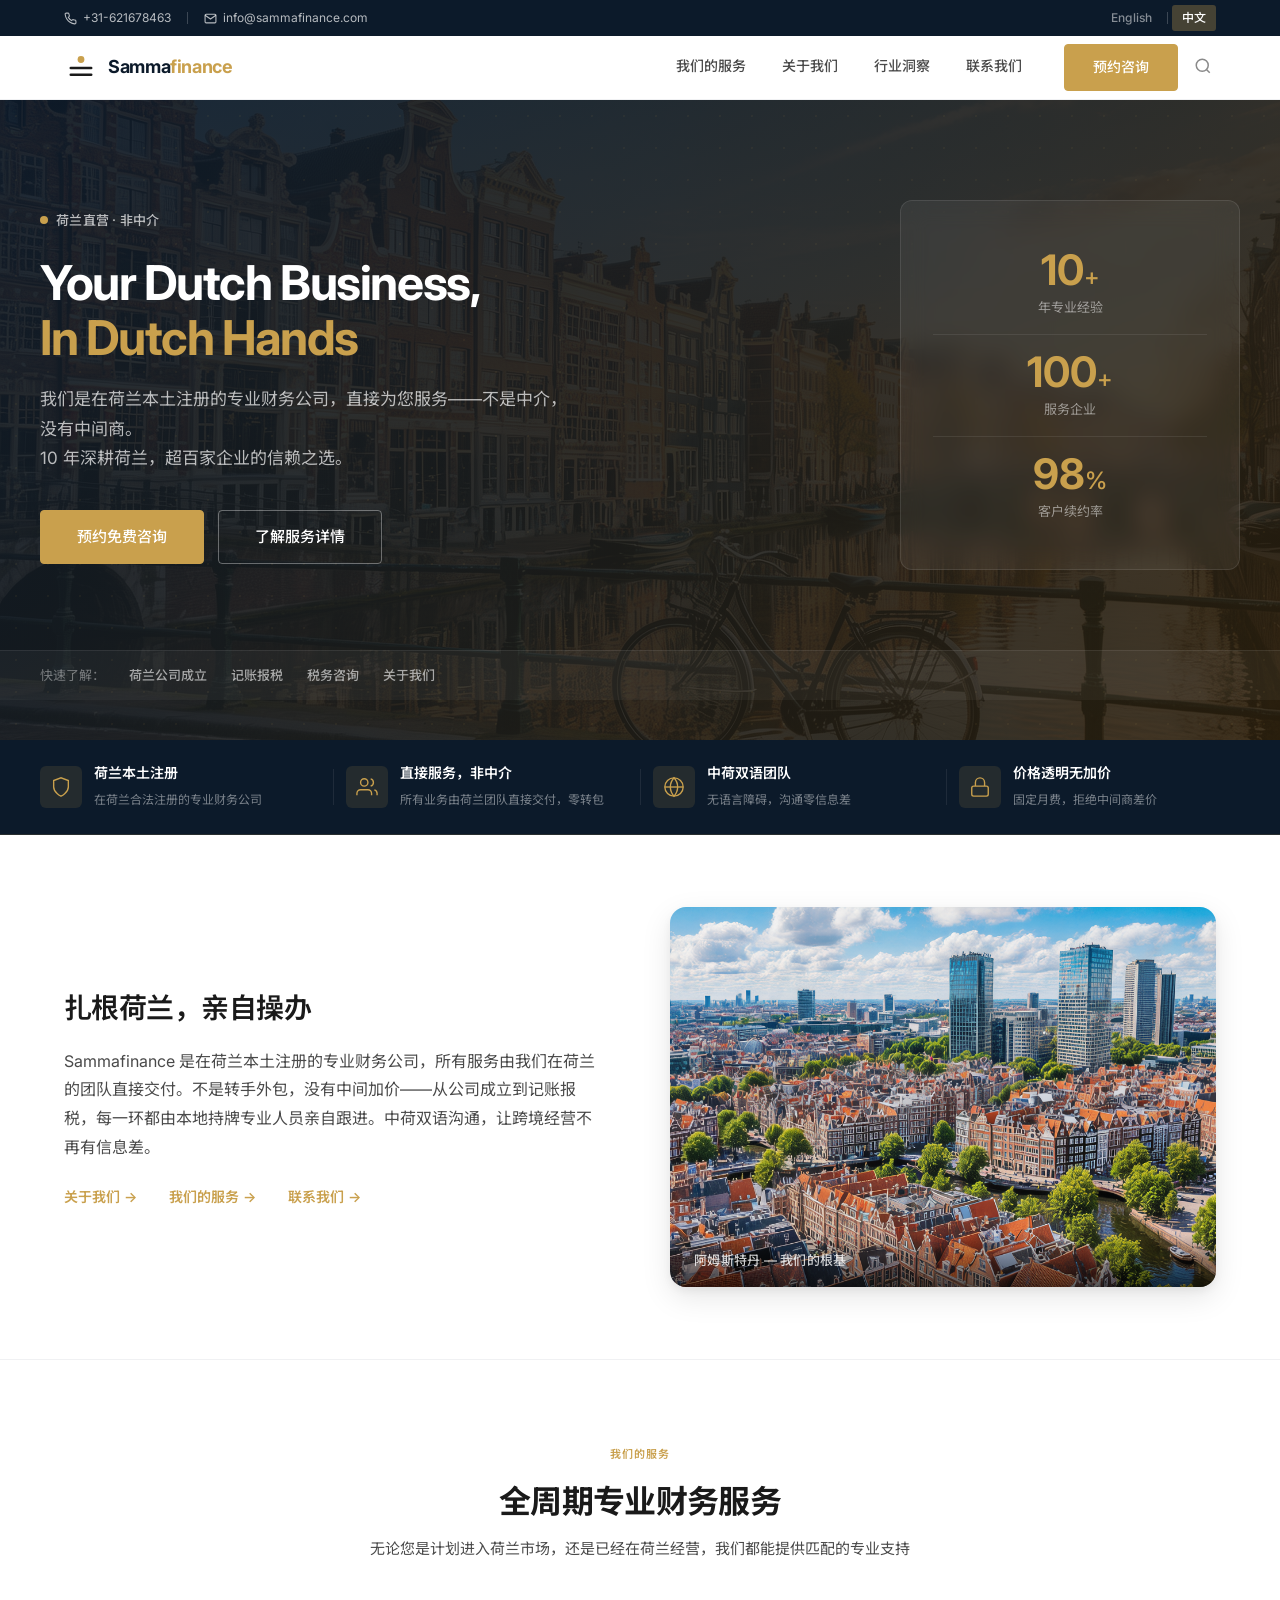
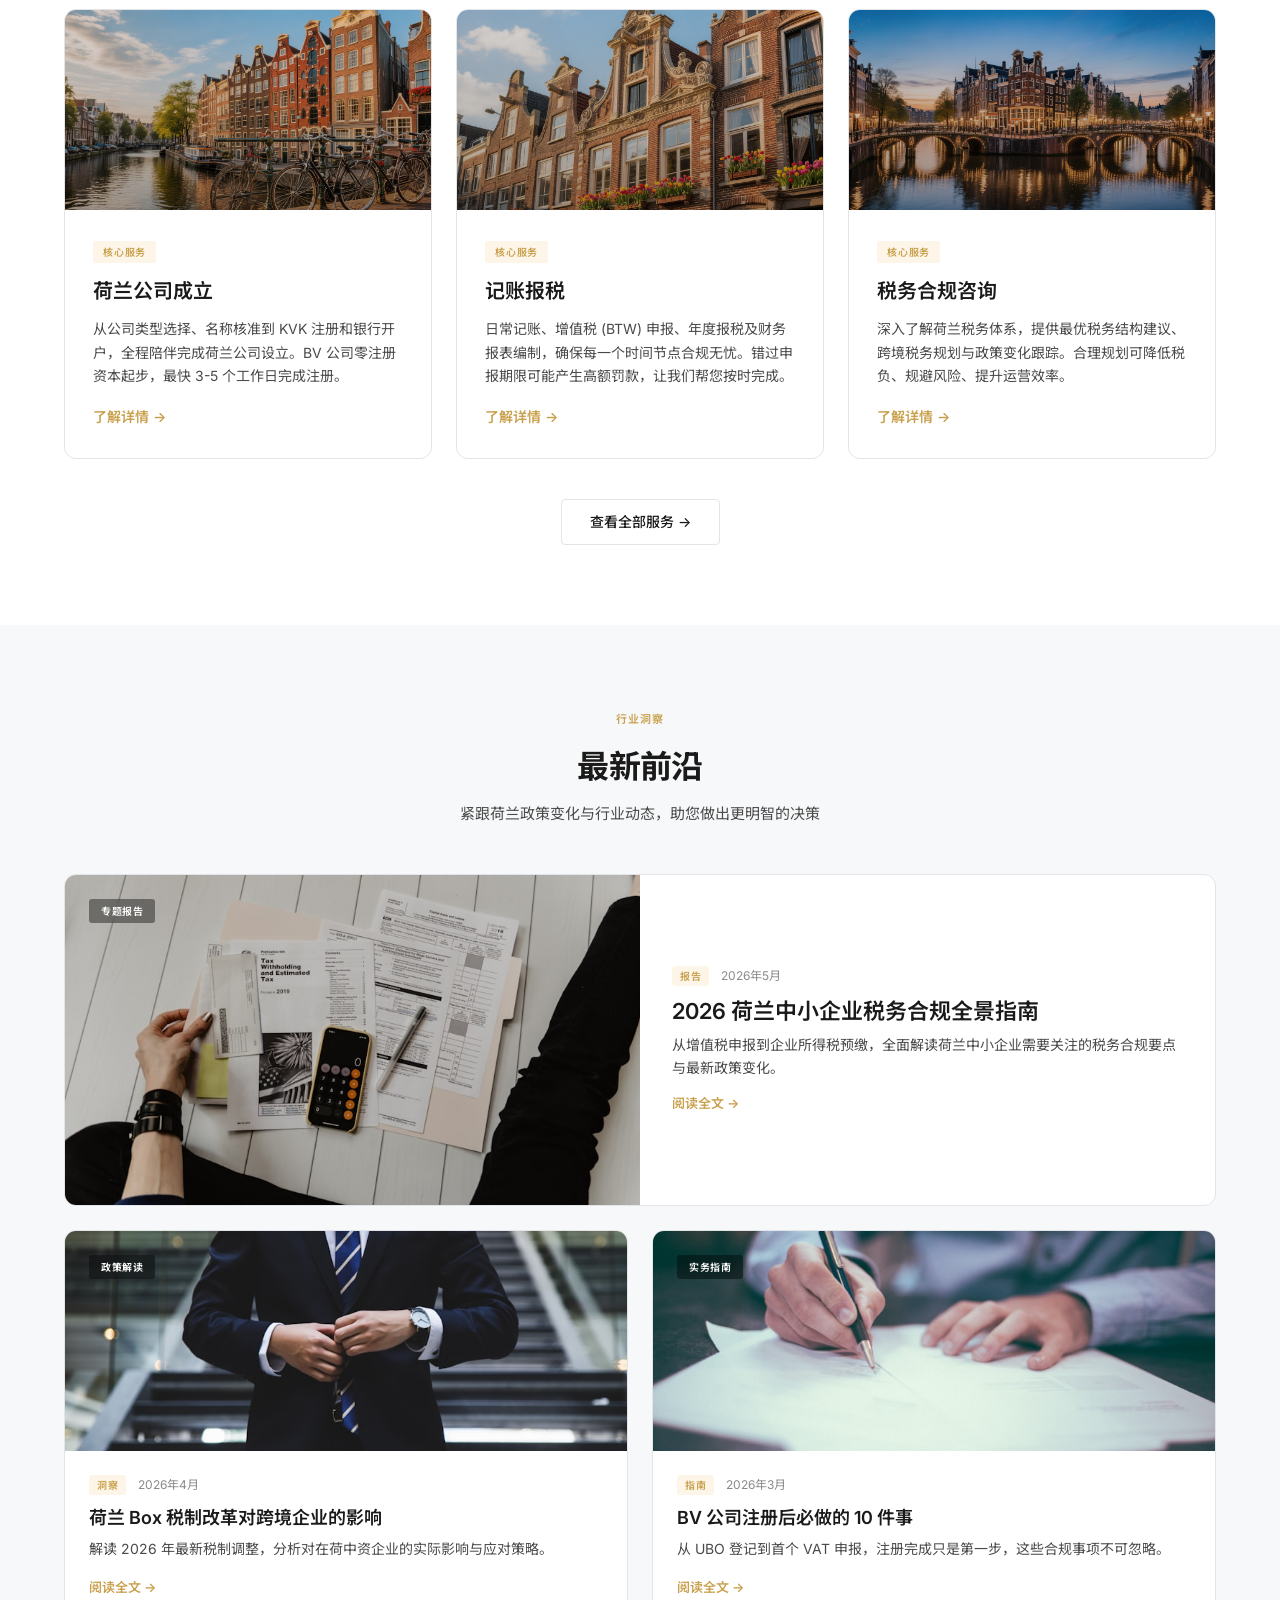
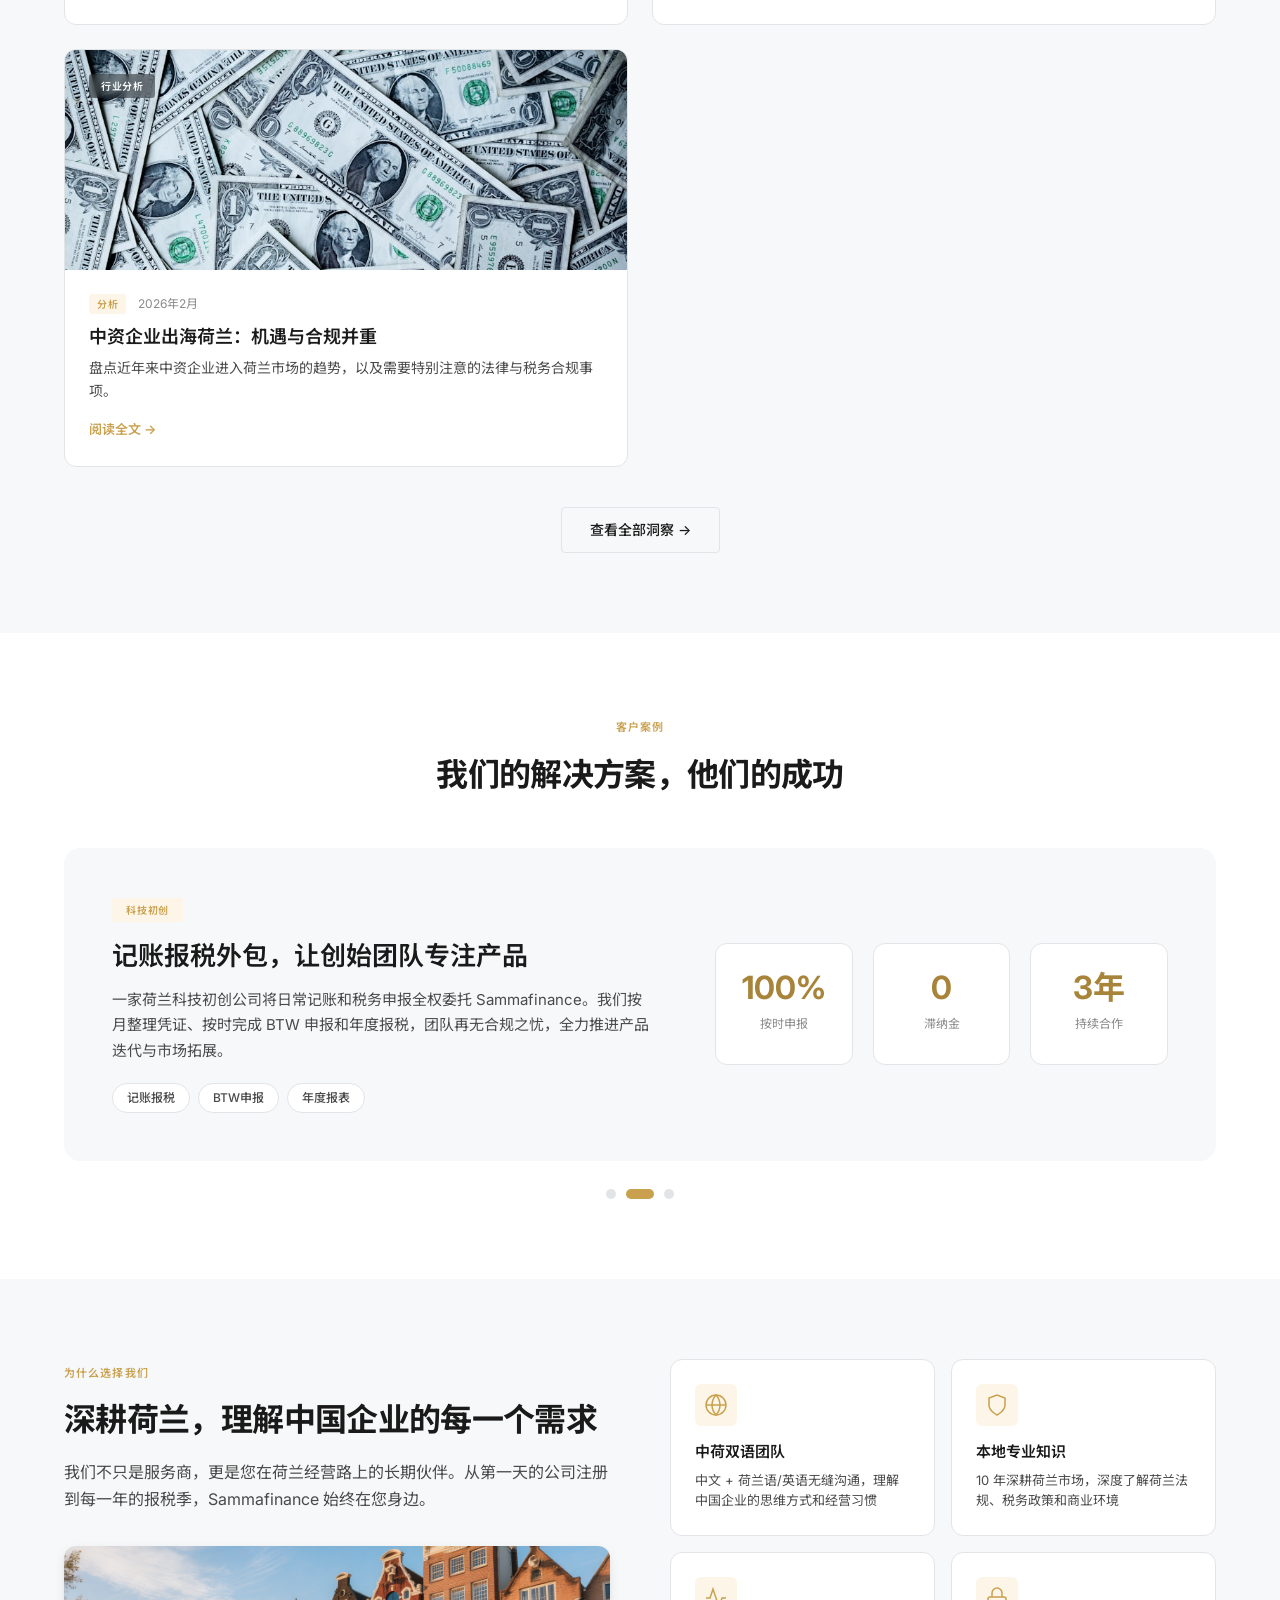
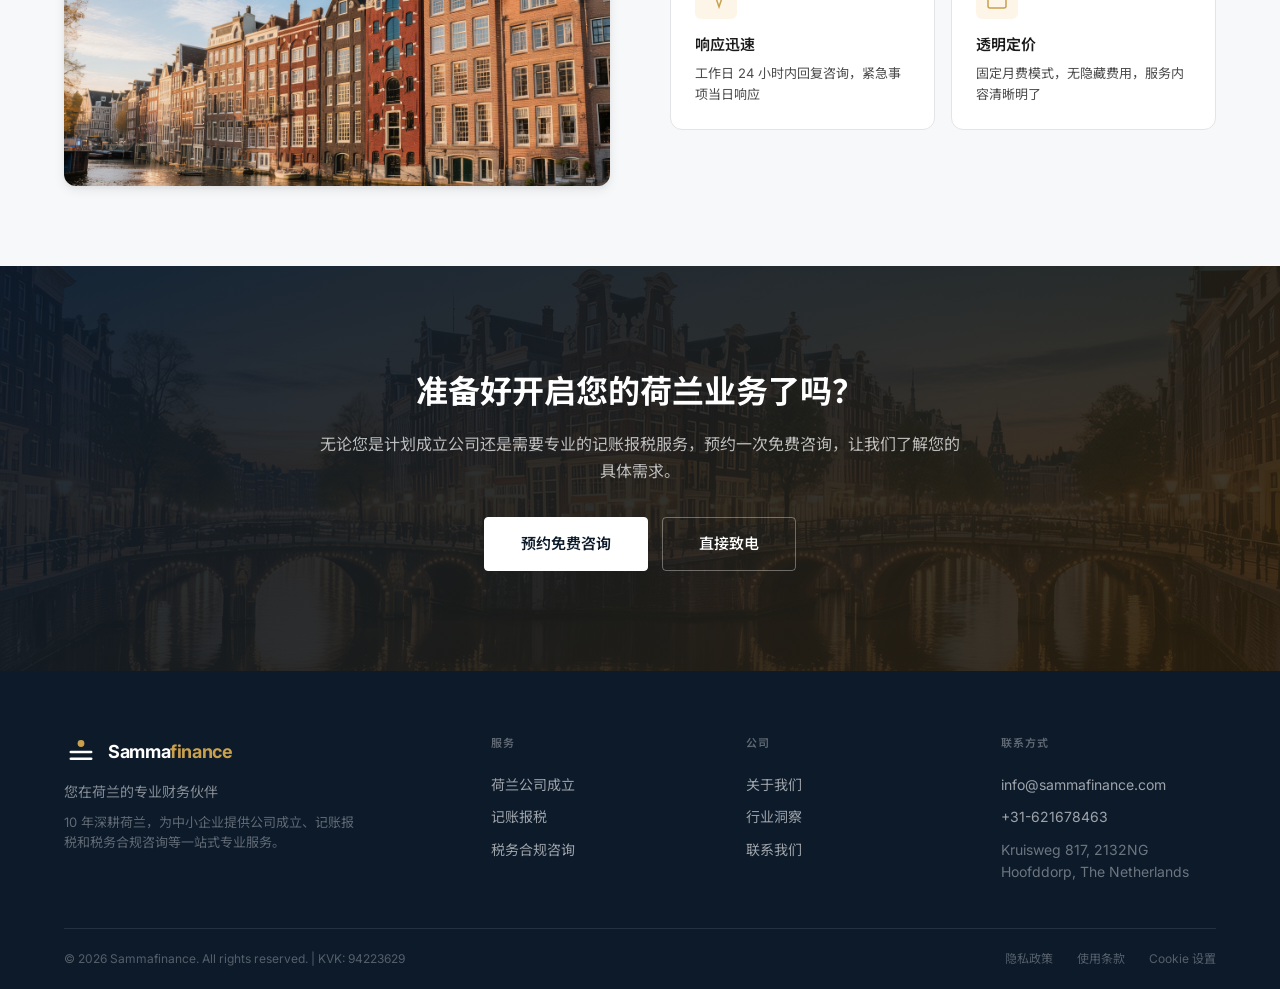
<file: index.html>
<!DOCTYPE html>
<html lang="zh-CN">
<head>
  <meta charset="UTF-8">
  <meta name="viewport" content="width=device-width, initial-scale=1.0">
  <title>Sammafinance — 荷兰公司成立 & 中小企业记账报税</title>
  <meta name="description" content="Sammafinance 提供荷兰公司成立、中小企业记账报税等专业服务。超过10年经验，服务超百家公司。">
  <link rel="stylesheet" href="style.css">
  <link rel="preconnect" href="https://fonts.googleapis.com">
  <link rel="preconnect" href="https://fonts.gstatic.com" crossorigin>
  <link href="https://fonts.googleapis.com/css2?family=Inter:wght@300;400;500;600;700&family=Noto+Sans+SC:wght@300;400;500;600;700&display=swap" rel="stylesheet">
  <meta data-i18n-title="home">
</head>
<body>

  <!-- Top Utility Bar -->
  <div class="top-bar">
    <div class="container top-bar-inner">
      <div class="top-bar-left">
        <a href="tel:+31621678463">
          <svg width="13" height="13" viewBox="0 0 24 24" fill="none" stroke="currentColor" stroke-width="2"><path d="M22 16.92v3a2 2 0 0 1-2.18 2 19.79 19.79 0 0 1-8.63-3.07 19.5 19.5 0 0 1-6-6 19.79 19.79 0 0 1-3.07-8.67A2 2 0 0 1 4.11 2h3a2 2 0 0 1 2 1.72c.12.96.36 1.9.7 2.81a2 2 0 0 1-.45 2.11L8.09 9.91a16 16 0 0 0 6 6l1.27-1.27a2 2 0 0 1 2.11-.45c.91.34 1.85.58 2.81.7A2 2 0 0 1 22 16.92z"/></svg>
          +31-621678463
        </a>
        <span class="top-divider"></span>
        <a href="mailto:info@sammafinance.com">
          <svg width="13" height="13" viewBox="0 0 24 24" fill="none" stroke="currentColor" stroke-width="2"><path d="M4 4h16c1.1 0 2 .9 2 2v12c0 1.1-.9 2-2 2H4c-1.1 0-2-.9-2-2V6c0-1.1.9-2 2-2z"/><polyline points="22,6 12,13 2,6"/></svg>
          info@sammafinance.com
        </a>
      </div>
      <div class="top-bar-right">
        <a href="#" class="lang-switch" data-lang="en" data-i18n="top.lang.en">English</a>
        <span class="top-divider"></span>
        <a href="#" class="lang-switch" data-lang="zh" data-i18n="top.lang.zh">中文</a>
      </div>
    </div>
  </div>

  <!-- Main Navigation -->
  <nav class="navbar" id="navbar">
    <div class="container nav-inner">
      <a href="index.html" class="logo">
        <span class="logo-mark">
          <svg viewBox="0 0 40 40" fill="none" xmlns="http://www.w3.org/2000/svg">
            <circle cx="20" cy="10" r="4" fill="#C9A04D"/>
            <line x1="8" y1="20" x2="32" y2="20" stroke="#1A1A1A" stroke-width="3" stroke-linecap="round"/>
            <line x1="8" y1="28" x2="32" y2="28" stroke="#1A1A1A" stroke-width="3" stroke-linecap="round"/>
          </svg>
        </span>
        <span class="logo-name">Samma<span class="logo-accent">finance</span></span>
      </a>
      <ul class="nav-menu" id="navMenu">
        <li class="nav-item has-mega">
          <a href="services.html" data-i18n="nav.services">我们的服务 <svg width="10" height="10" viewBox="0 0 24 24" fill="none" stroke="currentColor" stroke-width="3"><polyline points="6 9 12 15 18 9"/></svg></a>
          <div class="mega-menu">
            <div class="container mega-inner">
              <div class="mega-col">
                <h4 data-i18n="mega.core">核心服务</h4>
                <a href="services.html#formation">
                  <strong data-i18n="mega.formation">荷兰公司成立</strong>
                  <span data-i18n="mega.formation.sub">BV/NV 注册、KVK 登记、银行开户</span>
                </a>
                <a href="services.html#accounting">
                  <strong data-i18n="mega.accounting">记账报税</strong>
                  <span data-i18n="mega.accounting.sub">日常记账、增值税申报、年度报税</span>
                </a>
                <a href="services.html#tax">
                  <strong data-i18n="mega.tax">税务合规咨询</strong>
                  <span data-i18n="mega.tax.sub">税务优化、跨境规划、稽查应对</span>
                </a>
              </div>
              <div class="mega-col">
                <h4 data-i18n="mega.topics">热门专题</h4>
                <a href="services.html#formation" data-i18n="mega.topic1">BV 公司注册全流程解析</a>
                <a href="services.html#accounting" data-i18n="mega.topic2">荷兰增值税 (BTW) 申报指南</a>
                <a href="services.html#tax" data-i18n="mega.topic3">2026 税务政策变动速览</a>
                <a href="services.html#tax" data-i18n="mega.topic4">中荷双边税务协定要点</a>
              </div>
              <div class="mega-featured">
                <span class="mega-badge" data-i18n="mega.badge">推荐</span>
                <h5 data-i18n="mega.featured.title">荷兰创业税务指南 2026</h5>
                <p data-i18n="mega.featured.desc">BV 公司首个财年的税务申报要点与合规清单</p>
                <a href="contact.html" class="mega-cta" data-i18n="mega.featured.cta">免费获取 →</a>
              </div>
            </div>
          </div>
        </li>
        <li class="nav-item"><a href="about.html" data-i18n="nav.about">关于我们</a></li>
        <li class="nav-item"><a href="services.html#insights" data-i18n="nav.insights">行业洞察</a></li>
        <li class="nav-item"><a href="contact.html" data-i18n="nav.contact">联系我们</a></li>
      </ul>
      <div class="nav-actions">
        <a href="contact.html" class="btn btn-primary" data-i18n="nav.cta">预约咨询</a>
        <button class="nav-search" aria-label="搜索">
          <svg width="18" height="18" viewBox="0 0 24 24" fill="none" stroke="currentColor" stroke-width="2"><circle cx="11" cy="11" r="8"/><line x1="21" y1="21" x2="16.65" y2="16.65"/></svg>
        </button>
        <button class="mobile-toggle" id="mobileToggle" aria-label="菜单">
          <span></span><span></span><span></span>
        </button>
      </div>
    </div>
  </nav>

  <!-- Hero Section with Amsterdam Background -->
  <section class="hero">
    <div class="hero-bg">
      <img src="images/hero-amsterdam.png" alt="Amsterdam canal houses at golden hour" class="hero-bg-img">
      <div class="hero-overlay"></div>
      <div class="hero-pattern"></div>
    </div>
    <div class="container hero-inner">
      <div class="hero-content">
        <div class="hero-tag">
          <span class="hero-tag-dot"></span>
          <span data-i18n="hero.tag">荷兰直营 · 非中介</span>
        </div>
        <h1 data-i18n="hero.title">Your Dutch Business,<br><span class="hero-highlight">In Dutch Hands</span></h1>
        <p class="hero-desc" data-i18n="hero.desc">我们是在荷兰本土注册的专业财务公司，直接为您服务——不是中介，没有中间商。<br>10 年深耕荷兰，超百家企业的信赖之选。</p>
        <div class="hero-cta">
          <a href="contact.html" class="btn btn-primary btn-lg" data-i18n="hero.cta1">预约免费咨询</a>
          <a href="services.html" class="btn btn-ghost btn-lg" data-i18n="hero.cta2">了解服务详情</a>
        </div>
      </div>
      <div class="hero-side">
        <div class="hero-stats-card">
          <div class="hsc-item">
            <span class="hsc-number" data-i18n="hero.stat1.num">10<span class="hsc-suffix">+</span></span>
            <span class="hsc-label" data-i18n="hero.stat1.label">年专业经验</span>
          </div>
          <div class="hsc-divider"></div>
          <div class="hsc-item">
            <span class="hsc-number" data-i18n="hero.stat2.num">100<span class="hsc-suffix">+</span></span>
            <span class="hsc-label" data-i18n="hero.stat2.label">服务企业</span>
          </div>
          <div class="hsc-divider"></div>
          <div class="hsc-item">
            <span class="hsc-number" data-i18n="hero.stat3.num">98<span class="hsc-suffix">%</span></span>
            <span class="hsc-label" data-i18n="hero.stat3.label">客户续约率</span>
          </div>
        </div>
      </div>
    </div>
    <div class="hero-bottom">
      <div class="container hero-bottom-inner">
        <span data-i18n="hero.bottom.label">快速了解：</span>
        <a href="services.html#formation" data-i18n="hero.bottom.1">荷兰公司成立</a>
        <a href="services.html#accounting" data-i18n="hero.bottom.2">记账报税</a>
        <a href="services.html#tax" data-i18n="hero.bottom.3">税务咨询</a>
        <a href="about.html" data-i18n="hero.bottom.4">关于我们</a>
      </div>
    </div>
  </section>

  <!-- Trust Bar: Direct, Not Intermediary -->
  <section class="trust-bar">
    <div class="container trust-bar-inner">
      <div class="tb-item">
        <div class="tb-icon">
          <svg width="22" height="22" viewBox="0 0 24 24" fill="none" stroke="currentColor" stroke-width="1.5"><path d="M12 22s8-4 8-10V5l-8-3-8 3v7c0 6 8 10 8 10z"/></svg>
        </div>
        <div class="tb-text">
          <strong data-i18n="trust.1.title">荷兰本土注册</strong>
          <span data-i18n="trust.1.desc">在荷兰合法注册的专业财务公司</span>
        </div>
      </div>
      <div class="tb-divider"></div>
      <div class="tb-item">
        <div class="tb-icon">
          <svg width="22" height="22" viewBox="0 0 24 24" fill="none" stroke="currentColor" stroke-width="1.5"><path d="M17 21v-2a4 4 0 0 0-4-4H5a4 4 0 0 0-4 4v2"/><circle cx="9" cy="7" r="4"/><path d="M23 21v-2a4 4 0 0 0-3-3.87"/><path d="M16 3.13a4 4 0 0 1 0 7.75"/></svg>
        </div>
        <div class="tb-text">
          <strong data-i18n="trust.2.title">直接服务，非中介</strong>
          <span data-i18n="trust.2.desc">所有业务由荷兰团队直接交付，零转包</span>
        </div>
      </div>
      <div class="tb-divider"></div>
      <div class="tb-item">
        <div class="tb-icon">
          <svg width="22" height="22" viewBox="0 0 24 24" fill="none" stroke="currentColor" stroke-width="1.5"><circle cx="12" cy="12" r="10"/><line x1="2" y1="12" x2="22" y2="12"/><path d="M12 2a15.3 15.3 0 0 1 4 10 15.3 15.3 0 0 1-4 10 15.3 15.3 0 0 1-4-10 15.3 15.3 0 0 1 4-10z"/></svg>
        </div>
        <div class="tb-text">
          <strong data-i18n="trust.3.title">中荷双语团队</strong>
          <span data-i18n="trust.3.desc">无语言障碍，沟通零信息差</span>
        </div>
      </div>
      <div class="tb-divider"></div>
      <div class="tb-item">
        <div class="tb-icon">
          <svg width="22" height="22" viewBox="0 0 24 24" fill="none" stroke="currentColor" stroke-width="1.5"><rect x="3" y="11" width="18" height="11" rx="2" ry="2"/><path d="M7 11V7a5 5 0 0 1 10 0v4"/></svg>
        </div>
        <div class="tb-text">
          <strong data-i18n="trust.4.title">价格透明无加价</strong>
          <span data-i18n="trust.4.desc">固定月费，拒绝中间商差价</span>
        </div>
      </div>
    </div>
  </section>

  <!-- Brand Statement -->
  <section class="brand-statement">
    <div class="container">
      <div class="bs-inner">
        <h2 data-i18n="brand.title">扎根荷兰，亲自操办</h2>
        <p data-i18n="brand.desc">Sammafinance 是在荷兰本土注册的专业财务公司，所有服务由我们在荷兰的团队直接交付。不是转手外包，没有中间加价——从公司成立到记账报税，每一环都由本地持牌专业人员亲自跟进。中荷双语沟通，让跨境经营不再有信息差。</p>
        <div class="bs-links">
          <a href="about.html" data-i18n="brand.link1">关于我们 →</a>
          <a href="services.html" data-i18n="brand.link2">我们的服务 →</a>
          <a href="contact.html" data-i18n="brand.link3">联系我们 →</a>
        </div>
      </div>
      <div class="bs-scene">
        <img src="images/Aerial_view_of_Amsterdam_city__2026-05-24T10-43-33.png" alt="Amsterdam city aerial view" class="bs-scene-img">
        <div class="bs-scene-caption" data-i18n="brand.scene.caption">Amsterdam — Our Home Base</div>
      </div>
    </div>
  </section>

  <!-- Services Section -->
  <section class="services" id="services">
    <div class="container">
      <div class="section-header">
        <span class="section-label" data-i18n="svc.label">我们的服务</span>
        <h2 data-i18n="svc.title">全周期专业财务服务</h2>
        <p data-i18n="svc.desc">无论您是计划进入荷兰市场，还是已经在荷兰经营，我们都能提供匹配的专业支持</p>
      </div>
      <div class="services-grid">
        <a href="services.html#formation" class="svc-card svc-featured">
          <div class="svc-img">
            <img src="images/A_stunning_wide_angle_photogra_2026-05-24T10-39-55.png" alt="Amsterdam canal houses">
            <div class="svc-img-overlay"></div>
          </div>
          <div class="svc-body">
            <span class="svc-tag" data-i18n="svc.tag">核心服务</span>
            <h3 data-i18n="svc.1.title">荷兰公司成立</h3>
            <p data-i18n="svc.1.desc">从公司类型选择、名称核准到 KVK 注册和银行开户，全程陪伴完成荷兰公司设立。BV 公司零注册资本起步，最快 3-5 个工作日完成注册。</p>
            <span class="svc-link" data-i18n="svc.1.link">了解详情 →</span>
          </div>
        </a>
        <a href="services.html#accounting" class="svc-card svc-featured">
          <div class="svc-img">
            <img src="images/Close_up_photograph_of_a_beaut_2026-05-24T10-44-04.png" alt="Amsterdam canal house facade">
            <div class="svc-img-overlay"></div>
          </div>
          <div class="svc-body">
            <span class="svc-tag" data-i18n="svc.tag">核心服务</span>
            <h3 data-i18n="svc.2.title">记账报税</h3>
            <p data-i18n="svc.2.desc">日常记账、增值税 (BTW) 申报、年度报税及财务报表编制，确保每一个时间节点合规无忧。错过申报期限可能产生高额罚款，让我们帮您按时完成。</p>
            <span class="svc-link" data-i18n="svc.2.link">了解详情 →</span>
          </div>
        </a>
        <a href="services.html#tax" class="svc-card svc-featured">
          <div class="svc-img">
            <img src="images/scene-amsterdam-dusk.png" alt="Tax Compliance Advisory">
            <div class="svc-img-overlay"></div>
          </div>
          <div class="svc-body">
            <span class="svc-tag" data-i18n="svc.tag">核心服务</span>
            <h3 data-i18n="svc.3.title">税务合规咨询</h3>
            <p data-i18n="svc.3.desc">深入了解荷兰税务体系，提供最优税务结构建议、跨境税务规划与政策变化跟踪。合理规划可降低税负、规避风险、提升运营效率。</p>
            <span class="svc-link" data-i18n="svc.3.link">了解详情 →</span>
          </div>
        </a>
      </div>
      <div class="services-more">
        <a href="services.html" class="btn btn-outline" data-i18n="svc.more">查看全部服务 →</a>
      </div>
    </div>
  </section>

  <!-- Insights Section -->
  <section class="insights" id="insights">
    <div class="container">
      <div class="section-header">
        <span class="section-label" data-i18n="ins.label">行业洞察</span>
        <h2 data-i18n="ins.title">最新前沿</h2>
        <p data-i18n="ins.desc">紧跟荷兰政策变化与行业动态，助您做出更明智的决策</p>
      </div>
      <div class="insights-grid">
        <article class="insight-card insight-large">
          <div class="insight-img">
            <img src="images/insight-tax.jpg" alt="Tax Compliance Guide">
            <span class="insight-badge" data-i18n="ins.1.badge">专题报告</span>
          </div>
          <div class="insight-body">
            <div class="insight-meta">
              <span class="insight-type" data-i18n="ins.1.type">报告</span>
              <time data-i18n="ins.1.time">2026年5月</time>
            </div>
            <h3><a href="#" data-i18n="ins.1.title">2026 荷兰中小企业税务合规全景指南</a></h3>
            <p data-i18n="ins.1.desc">从增值税申报到企业所得税预缴，全面解读荷兰中小企业需要关注的税务合规要点与最新政策变化。</p>
            <a href="#" class="insight-link" data-i18n="ins.1.link">阅读全文 →</a>
          </div>
        </article>
        <article class="insight-card">
          <div class="insight-img">
            <img src="images/insight-bv.jpg" alt="BV Registration">
            <span class="insight-badge" data-i18n="ins.2.badge">政策解读</span>
          </div>
          <div class="insight-body">
            <div class="insight-meta">
              <span class="insight-type" data-i18n="ins.2.type">洞察</span>
              <time data-i18n="ins.2.time">2026年4月</time>
            </div>
            <h3><a href="#" data-i18n="ins.2.title">荷兰 Box 税制改革对跨境企业的影响</a></h3>
            <p data-i18n="ins.2.desc">解读 2026 年最新税制调整，分析对在荷中资企业的实际影响与应对策略。</p>
            <a href="#" class="insight-link" data-i18n="ins.2.link">阅读全文 →</a>
          </div>
        </article>
        <article class="insight-card">
          <div class="insight-img">
            <img src="images/insight-compliance.jpg" alt="Compliance Guide">
            <span class="insight-badge" data-i18n="ins.3.badge">实务指南</span>
          </div>
          <div class="insight-body">
            <div class="insight-meta">
              <span class="insight-type" data-i18n="ins.3.type">指南</span>
              <time data-i18n="ins.3.time">2026年3月</time>
            </div>
            <h3><a href="#" data-i18n="ins.3.title">BV 公司注册后必做的 10 件事</a></h3>
            <p data-i18n="ins.3.desc">从 UBO 登记到首个 VAT 申报，注册完成只是第一步，这些合规事项不可忽略。</p>
            <a href="#" class="insight-link" data-i18n="ins.3.link">阅读全文 →</a>
          </div>
        </article>
        <article class="insight-card">
          <div class="insight-img">
            <img src="images/insight-china.jpg" alt="China Enterprises">
            <span class="insight-badge" data-i18n="ins.4.badge">行业分析</span>
          </div>
          <div class="insight-body">
            <div class="insight-meta">
              <span class="insight-type" data-i18n="ins.4.type">分析</span>
              <time data-i18n="ins.4.time">2026年2月</time>
            </div>
            <h3><a href="#" data-i18n="ins.4.title">中资企业出海荷兰：机遇与合规并重</a></h3>
            <p data-i18n="ins.4.desc">盘点近年来中资企业进入荷兰市场的趋势，以及需要特别注意的法律与税务合规事项。</p>
            <a href="#" class="insight-link" data-i18n="ins.4.link">阅读全文 →</a>
          </div>
        </article>
      </div>
      <div class="insights-more">
        <a href="services.html#insights" class="btn btn-outline" data-i18n="ins.more">查看全部洞察 →</a>
      </div>
    </div>
  </section>

  <!-- Client Cases -->
  <section class="cases">
    <div class="container">
      <div class="section-header">
        <span class="section-label" data-i18n="case.label">客户案例</span>
        <h2 data-i18n="case.title">我们的解决方案，他们的成功</h2>
      </div>
      <div class="cases-carousel" id="casesCarousel">
        <div class="case-slide active">
          <div class="case-inner">
            <div class="case-content">
              <span class="case-industry" data-i18n="case.1.industry">跨境电商</span>
              <h3 data-i18n="case.1.title">从零到运营：3 周完成荷兰 BV 公司注册</h3>
              <p data-i18n="case.1.desc">一家中国跨境电商企业希望在欧洲设立子公司。我们在 3 周内完成了从公司类型咨询、名称核准、公证签署到 KVK 登记的全流程，帮助客户顺利开设荷兰银行账户并开始运营。</p>
              <div class="case-tags">
                <span data-i18n="case.1.tag1">公司成立</span>
                <span data-i18n="case.1.tag2">银行开户</span>
                <span data-i18n="case.1.tag3">KVK登记</span>
              </div>
            </div>
            <div class="case-visual">
              <div class="case-stat-grid">
                <div class="case-stat">
                  <span class="case-stat-value" data-i18n="case.1.stat1">3周</span>
                  <span class="case-stat-label" data-i18n="case.1.stat1.label">完成注册</span>
                </div>
                <div class="case-stat">
                  <span class="case-stat-value" data-i18n="case.1.stat2">100%</span>
                  <span class="case-stat-label" data-i18n="case.1.stat2.label">远程签署</span>
                </div>
                <div class="case-stat">
                  <span class="case-stat-value" data-i18n="case.1.stat3">0</span>
                  <span class="case-stat-label" data-i18n="case.1.stat3.label">合规遗漏</span>
                </div>
              </div>
            </div>
          </div>
        </div>
        <div class="case-slide">
          <div class="case-inner">
            <div class="case-content">
              <span class="case-industry" data-i18n="case.2.industry">科技初创</span>
              <h3 data-i18n="case.2.title">记账报税外包，让创始团队专注产品</h3>
              <p data-i18n="case.2.desc">一家荷兰科技初创公司将日常记账和税务申报全权委托 Sammafinance。我们按月整理凭证、按时完成 BTW 申报和年度报税，团队再无合规之忧，全力推进产品迭代与市场拓展。</p>
              <div class="case-tags">
                <span data-i18n="case.2.tag1">记账报税</span>
                <span data-i18n="case.2.tag2">BTW申报</span>
                <span data-i18n="case.2.tag3">年度报表</span>
              </div>
            </div>
            <div class="case-visual">
              <div class="case-stat-grid">
                <div class="case-stat">
                  <span class="case-stat-value" data-i18n="case.2.stat1">100%</span>
                  <span class="case-stat-label" data-i18n="case.2.stat1.label">按时申报</span>
                </div>
                <div class="case-stat">
                  <span class="case-stat-value" data-i18n="case.2.stat2">0</span>
                  <span class="case-stat-label" data-i18n="case.2.stat2.label">滞纳金</span>
                </div>
                <div class="case-stat">
                  <span class="case-stat-value" data-i18n="case.2.stat3">3年</span>
                  <span class="case-stat-label" data-i18n="case.2.stat3.label">持续合作</span>
                </div>
              </div>
            </div>
          </div>
        </div>
        <div class="case-slide">
          <div class="case-inner">
            <div class="case-content">
              <span class="case-industry" data-i18n="case.3.industry">贸易公司</span>
              <h3 data-i18n="case.3.title">税务结构优化，年节省数万欧元</h3>
              <p data-i18n="case.3.desc">一家在荷中资贸易公司面临较高的税务负担。我们通过分析其业务结构，重新规划税务架构，利用双边协定和荷兰参与豁免等政策，合法节省了大量税务成本。</p>
              <div class="case-tags">
                <span data-i18n="case.3.tag1">税务咨询</span>
                <span data-i18n="case.3.tag2">跨境规划</span>
                <span data-i18n="case.3.tag3">成本优化</span>
              </div>
            </div>
            <div class="case-visual">
              <div class="case-stat-grid">
                <div class="case-stat">
                  <span class="case-stat-value" data-i18n="case.3.stat1">30%+</span>
                  <span class="case-stat-label" data-i18n="case.3.stat1.label">税负降低</span>
                </div>
                <div class="case-stat">
                  <span class="case-stat-value" data-i18n="case.3.stat2">100%</span>
                  <span class="case-stat-label" data-i18n="case.3.stat2.label">合规达标</span>
                </div>
                <div class="case-stat">
                  <span class="case-stat-value" data-i18n="case.3.stat3">1次</span>
                  <span class="case-stat-label" data-i18n="case.3.stat3.label">稽查通过</span>
                </div>
              </div>
            </div>
          </div>
        </div>
      </div>
      <div class="cases-nav">
        <button class="case-dot active" data-slide="0"></button>
        <button class="case-dot" data-slide="1"></button>
        <button class="case-dot" data-slide="2"></button>
      </div>
    </div>
  </section>

  <!-- Why Section -->
  <section class="why">
    <div class="container">
      <div class="why-grid">
        <div class="why-content">
          <span class="section-label" data-i18n="why.label">为什么选择我们</span>
          <h2 data-i18n="why.title">深耕荷兰，理解中国企业的每一个需求</h2>
          <p class="why-desc" data-i18n="why.desc">我们不只是服务商，更是您在荷兰经营路上的长期伙伴。从第一天的公司注册到每一年的报税季，Sammafinance 始终在您身边。</p>
          <div class="why-image">
            <img src="images/A_beautiful_photograph_of_Amst_2026-05-24T10-42-29.png" alt="Amsterdam historic canal houses">
          </div>
        </div>
        <div class="why-features">
          <div class="wf-card">
            <div class="wf-icon">
              <svg width="24" height="24" viewBox="0 0 24 24" fill="none" stroke="currentColor" stroke-width="1.5"><circle cx="12" cy="12" r="10"/><line x1="2" y1="12" x2="22" y2="12"/><path d="M12 2a15.3 15.3 0 0 1 4 10 15.3 15.3 0 0 1-4 10 15.3 15.3 0 0 1-4-10 15.3 15.3 0 0 1 4-10z"/></svg>
            </div>
            <h4 data-i18n="why.1.title">中荷双语团队</h4>
            <p data-i18n="why.1.desc">中文 + 荷兰语/英语无缝沟通，理解中国企业的思维方式和经营习惯</p>
          </div>
          <div class="wf-card">
            <div class="wf-icon">
              <svg width="24" height="24" viewBox="0 0 24 24" fill="none" stroke="currentColor" stroke-width="1.5"><path d="M12 22s8-4 8-10V5l-8-3-8 3v7c0 6 8 10 8 10z"/></svg>
            </div>
            <h4 data-i18n="why.2.title">本地专业知识</h4>
            <p data-i18n="why.2.desc">10 年深耕荷兰市场，深度了解荷兰法规、税务政策和商业环境</p>
          </div>
          <div class="wf-card">
            <div class="wf-icon">
              <svg width="24" height="24" viewBox="0 0 24 24" fill="none" stroke="currentColor" stroke-width="1.5"><polyline points="22 12 18 12 15 21 9 3 6 12 2 12"/></svg>
            </div>
            <h4 data-i18n="why.3.title">响应迅速</h4>
            <p data-i18n="why.3.desc">工作日 24 小时内回复咨询，紧急事项当日响应</p>
          </div>
          <div class="wf-card">
            <div class="wf-icon">
              <svg width="24" height="24" viewBox="0 0 24 24" fill="none" stroke="currentColor" stroke-width="1.5"><rect x="3" y="11" width="18" height="11" rx="2" ry="2"/><path d="M7 11V7a5 5 0 0 1 10 0v4"/></svg>
            </div>
            <h4 data-i18n="why.4.title">透明定价</h4>
            <p data-i18n="why.4.desc">固定月费模式，无隐藏费用，服务内容清晰明了</p>
          </div>
        </div>
      </div>
    </div>
  </section>

  <!-- CTA Section -->
  <section class="cta-section">
    <div class="cta-bg">
      <img src="images/scene-amsterdam-dusk.png" alt="Amsterdam at dusk" class="cta-bg-img">
      <div class="cta-bg-overlay"></div>
    </div>
    <div class="container">
      <div class="cta-inner">
        <div class="cta-content">
          <h2 data-i18n="cta.title">准备好开启您的荷兰业务了吗？</h2>
          <p data-i18n="cta.desc">无论您是计划成立公司还是需要专业的记账报税服务，预约一次免费咨询，让我们了解您的具体需求。</p>
          <div class="cta-actions">
            <a href="contact.html" class="btn btn-white btn-lg" data-i18n="cta.btn1">预约免费咨询</a>
            <a href="tel:+31621678463" class="btn btn-ghost btn-lg" data-i18n="cta.btn2">直接致电</a>
          </div>
        </div>
      </div>
    </div>
  </section>

  <!-- Footer -->
  <footer class="footer">
    <div class="container">
      <div class="footer-top">
        <div class="ft-brand">
          <a href="index.html" class="logo">
            <span class="logo-mark">
              <svg viewBox="0 0 40 40" fill="none" xmlns="http://www.w3.org/2000/svg">
                <circle cx="20" cy="10" r="4" fill="#C9A04D"/>
                <line x1="8" y1="20" x2="32" y2="20" stroke="#fff" stroke-width="3" stroke-linecap="round"/>
                <line x1="8" y1="28" x2="32" y2="28" stroke="#fff" stroke-width="3" stroke-linecap="round"/>
              </svg>
            </span>
            <span class="logo-name">Samma<span class="logo-accent">finance</span></span>
          </a>
          <p class="ft-tagline" data-i18n="ft.tagline">您在荷兰的专业财务伙伴</p>
          <p class="ft-desc" data-i18n="ft.desc">10 年深耕荷兰，为中小企业提供公司成立、记账报税和税务合规咨询等一站式专业服务。</p>
        </div>
        <div class="ft-links">
          <h4 data-i18n="ft.services">服务</h4>
          <a href="services.html#formation" data-i18n="ft.formation">荷兰公司成立</a>
          <a href="services.html#accounting" data-i18n="ft.accounting">记账报税</a>
          <a href="services.html#tax" data-i18n="ft.tax">税务合规咨询</a>
        </div>
        <div class="ft-links">
          <h4 data-i18n="ft.company">公司</h4>
          <a href="about.html" data-i18n="ft.about">关于我们</a>
          <a href="services.html#insights" data-i18n="ft.insights">行业洞察</a>
          <a href="contact.html" data-i18n="ft.contactus">联系我们</a>
        </div>
        <div class="ft-links">
          <h4 data-i18n="ft.contact">联系方式</h4>
          <a href="mailto:info@sammafinance.com">info@sammafinance.com</a>
          <a href="tel:+31621678463">+31-621678463</a>
          <span class="ft-office">Kruisweg 817, 2132NG<br>Hoofddorp, The Netherlands</span>
        </div>
      </div>
      <div class="footer-bottom">
        <p>&copy; 2026 Sammafinance. All rights reserved. | KVK: 94223629</p>
        <div class="fb-legal">
          <a href="#" data-i18n="ft.privacy">隐私政策</a>
          <a href="#" data-i18n="ft.terms">使用条款</a>
          <a href="#" data-i18n="ft.cookies">Cookie 设置</a>
        </div>
      </div>
    </div>
  </footer>

  <script src="main.js"></script>
</body>
</html>
</file>
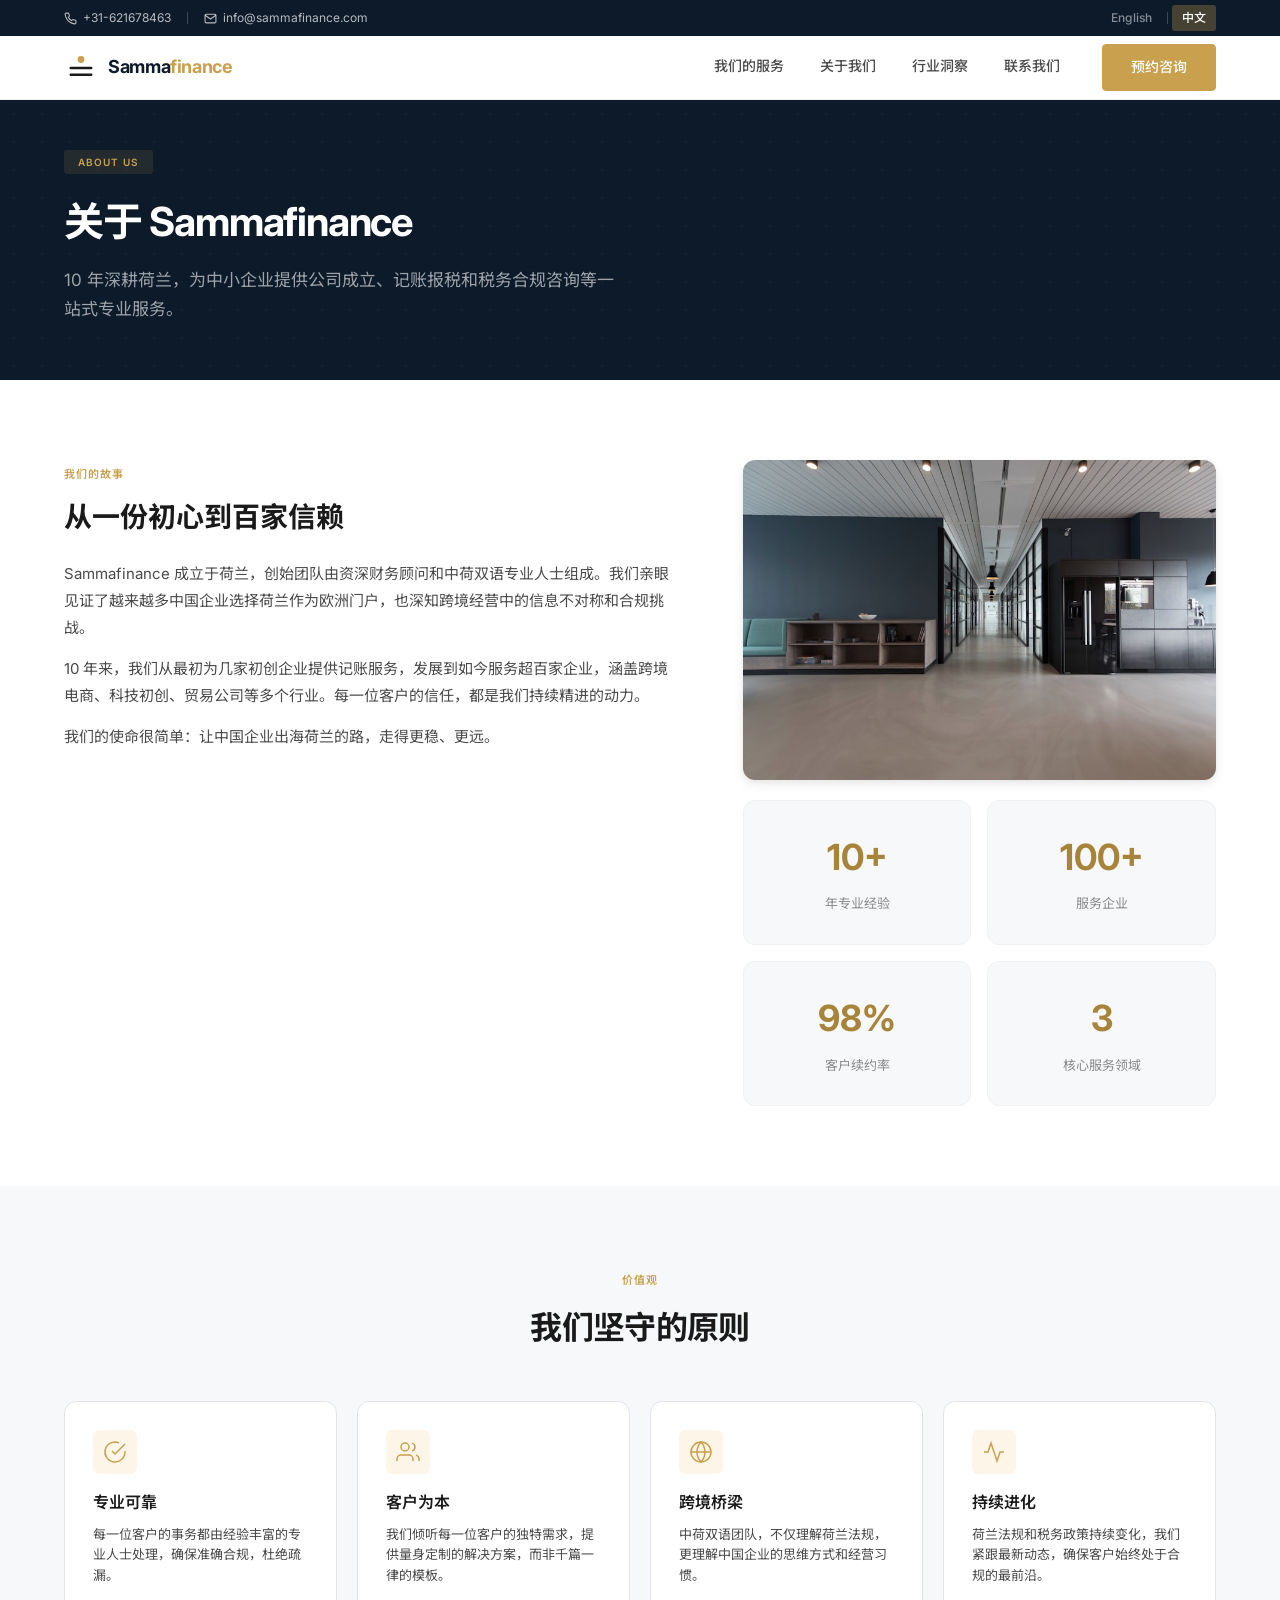
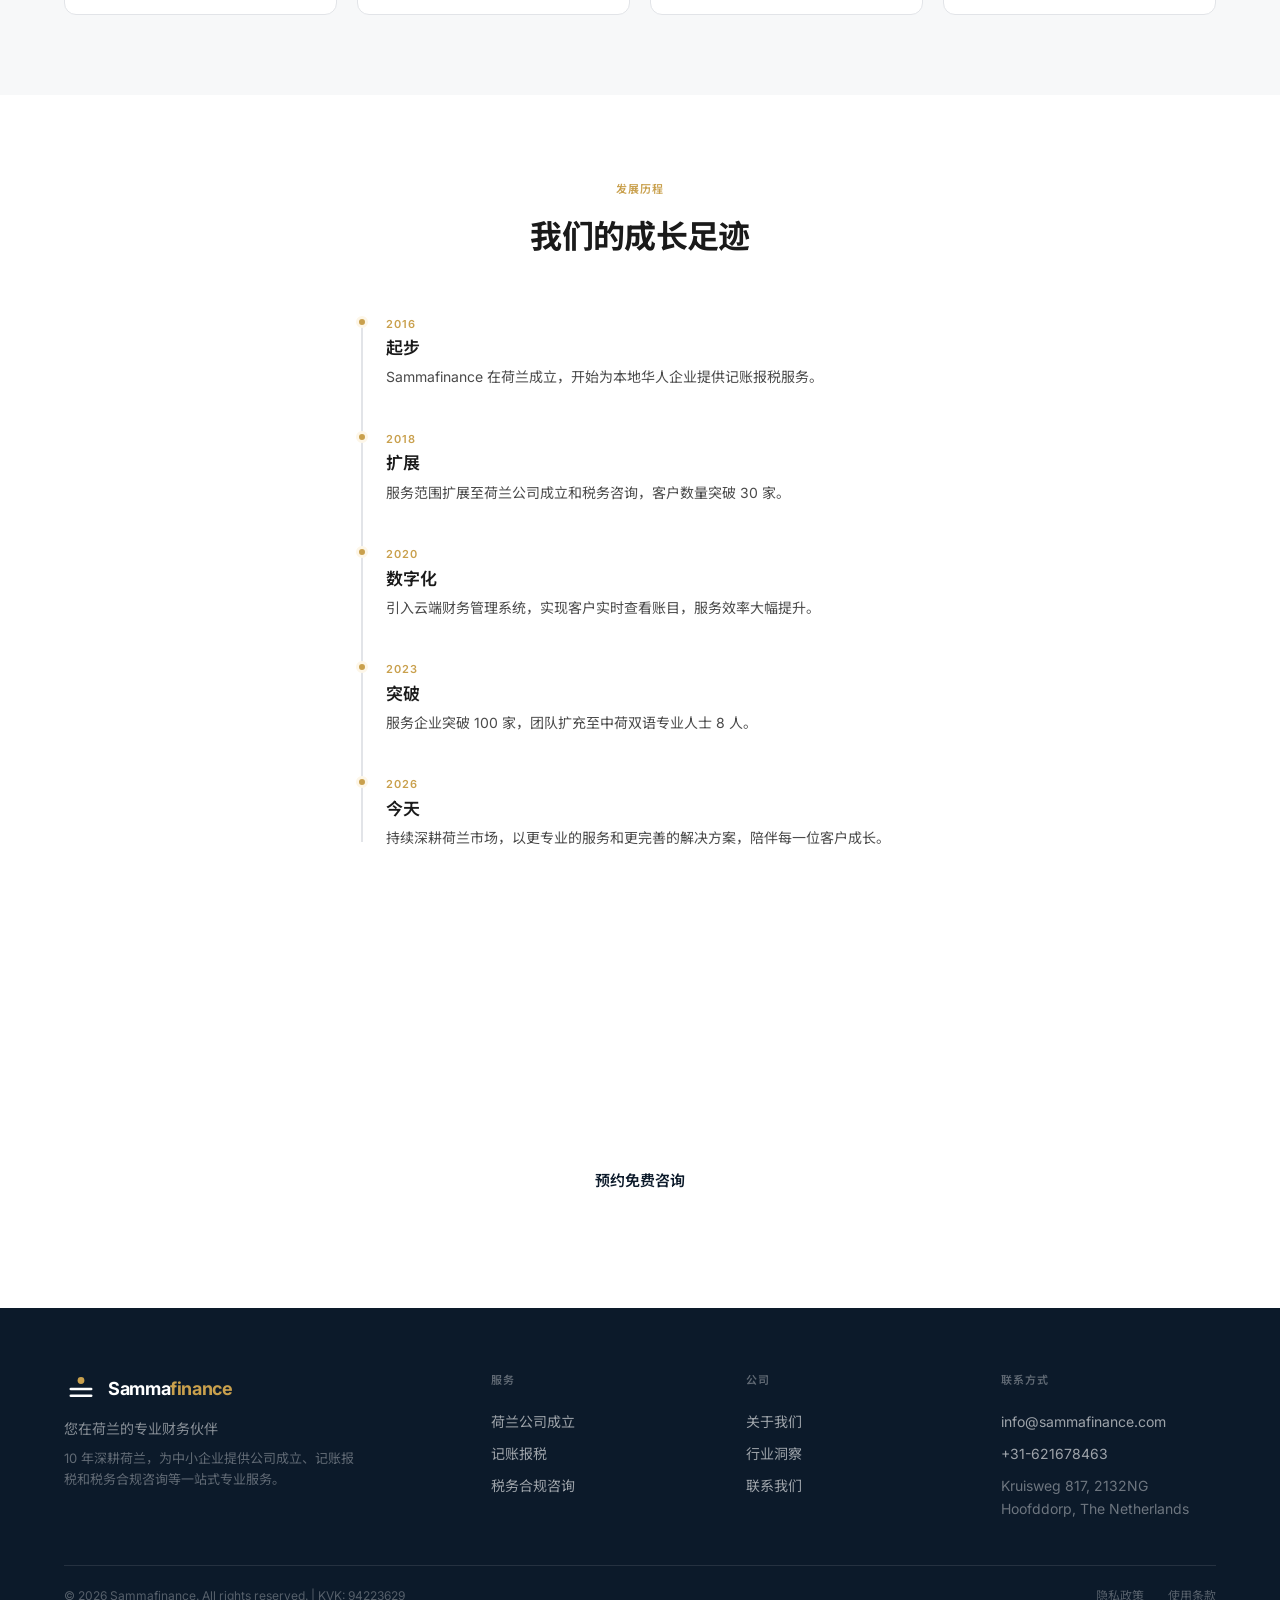
<file: about.html>
<!DOCTYPE html>
<html lang="zh-CN">
<head>
  <meta charset="UTF-8">
  <meta name="viewport" content="width=device-width, initial-scale=1.0">
  <title>关于我们 - Sammafinance</title>
  <meta name="description" content="Sammafinance 拥有超过10年荷兰财务服务经验，已服务超百家企业。">
  <link rel="stylesheet" href="style.css">
  <link rel="preconnect" href="https://fonts.googleapis.com">
  <link rel="preconnect" href="https://fonts.gstatic.com" crossorigin>
  <link href="https://fonts.googleapis.com/css2?family=Inter:wght@300;400;500;600;700&family=Noto+Sans+SC:wght@300;400;500;600;700&display=swap" rel="stylesheet">
  <meta data-i18n-title="about">
</head>
<body>

  <!-- Top Bar -->
  <div class="top-bar">
    <div class="container top-bar-inner">
      <div class="top-bar-left">
        <a href="tel:+31621678463"><svg width="13" height="13" viewBox="0 0 24 24" fill="none" stroke="currentColor" stroke-width="2"><path d="M22 16.92v3a2 2 0 0 1-2.18 2 19.79 19.79 0 0 1-8.63-3.07 19.5 19.5 0 0 1-6-6 19.79 19.79 0 0 1-3.07-8.67A2 2 0 0 1 4.11 2h3a2 2 0 0 1 2 1.72c.12.96.36 1.9.7 2.81a2 2 0 0 1-.45 2.11L8.09 9.91a16 16 0 0 0 6 6l1.27-1.27a2 2 0 0 1 2.11-.45c.91.34 1.85.58 2.81.7A2 2 0 0 1 22 16.92z"/></svg> +31-621678463</a>
        <span class="top-divider"></span>
        <a href="mailto:info@sammafinance.com"><svg width="13" height="13" viewBox="0 0 24 24" fill="none" stroke="currentColor" stroke-width="2"><path d="M4 4h16c1.1 0 2 .9 2 2v12c0 1.1-.9 2-2 2H4c-1.1 0-2-.9-2-2V6c0-1.1.9-2 2-2z"/><polyline points="22,6 12,13 2,6"/></svg> info@sammafinance.com</a>
      </div>
      <div class="top-bar-right"><a href="#" class="lang-switch" data-lang="en" data-i18n="top.lang.en">English</a><span class="top-divider"></span><a href="#" class="lang-switch" data-lang="zh" data-i18n="top.lang.zh">中文</a></div>
    </div>
  </div>

  <!-- Navigation -->
  <nav class="navbar" id="navbar">
    <div class="container nav-inner">
      <a href="index.html" class="logo"><span class="logo-mark"><svg viewBox="0 0 40 40" fill="none" xmlns="http://www.w3.org/2000/svg"><circle cx="20" cy="10" r="4" fill="#C9A04D"/><line x1="8" y1="20" x2="32" y2="20" stroke="#1A1A1A" stroke-width="3" stroke-linecap="round"/><line x1="8" y1="28" x2="32" y2="28" stroke="#1A1A1A" stroke-width="3" stroke-linecap="round"/></svg></span><span class="logo-name">Samma<span class="logo-accent">finance</span></span></a>
      <ul class="nav-menu" id="navMenu">
        <li class="nav-item has-mega">
          <a href="services.html" data-i18n="nav.services">我们的服务 <svg width="10" height="10" viewBox="0 0 24 24" fill="none" stroke="currentColor" stroke-width="3"><polyline points="6 9 12 15 18 9"/></svg></a>
          <div class="mega-menu">
            <div class="container mega-inner">
              <div class="mega-col"><h4 data-i18n="mega.core">核心服务</h4><a href="services.html#formation"><strong data-i18n="mega.formation">荷兰公司成立</strong><span data-i18n="mega.formation.sub">BV/NV 注册、KVK 登记</span></a><a href="services.html#accounting"><strong data-i18n="mega.accounting">记账报税</strong><span data-i18n="mega.accounting.sub">日常记账、增值税申报</span></a><a href="services.html#tax"><strong data-i18n="mega.tax">税务合规咨询</strong><span data-i18n="mega.tax.sub">税务优化、跨境规划</span></a></div>
              <div class="mega-col"><h4 data-i18n="mega.topics">热门专题</h4><a href="services.html#formation" data-i18n="mega.topic1">BV 公司注册全流程</a><a href="services.html#accounting" data-i18n="mega.topic2">荷兰 BTW 申报指南</a><a href="services.html#tax" data-i18n="mega.topic3">2026 税务政策速览</a></div>
              <div class="mega-featured"><span class="mega-badge" data-i18n="mega.badge">推荐</span><h5 data-i18n="mega.featured.title">荷兰创业税务指南 2026</h5><p data-i18n="mega.featured.desc">BV 公司首个财年的税务申报要点</p><a href="contact.html" class="mega-cta" data-i18n="mega.featured.cta">免费获取 →</a></div>
            </div>
          </div>
        </li>
        <li class="nav-item"><a href="about.html" data-i18n="nav.about">关于我们</a></li>
        <li class="nav-item"><a href="services.html#insights" data-i18n="nav.insights">行业洞察</a></li>
        <li class="nav-item"><a href="contact.html" data-i18n="nav.contact">联系我们</a></li>
      </ul>
      <div class="nav-actions">
        <a href="contact.html" class="btn btn-primary" data-i18n="nav.cta">预约咨询</a>
        <button class="mobile-toggle" id="mobileToggle" aria-label="菜单"><span></span><span></span><span></span></button>
      </div>
    </div>
  </nav>

  <!-- Page Hero -->
  <section class="page-hero">
    <div class="container">
      <span class="page-hero-tag" data-i18n="about.tag">About Us</span>
      <h1 data-i18n="about.title">关于 Sammafinance</h1>
      <p class="page-hero-desc" data-i18n="about.desc">10 年深耕荷兰，为中小企业提供公司成立、记账报税和税务合规咨询等一站式专业服务。</p>
    </div>
  </section>

  <!-- Story -->
  <section class="about-story">
    <div class="container">
      <div class="story-grid">
        <div class="story-content">
          <span class="section-label" data-i18n="about.story.label">我们的故事</span>
          <h2 data-i18n="about.story.title">从一份初心到百家信赖</h2>
          <p data-i18n="about.story.p1">Sammafinance 成立于荷兰，创始团队由资深财务顾问和中荷双语专业人士组成。我们亲眼见证了越来越多中国企业选择荷兰作为欧洲门户，也深知跨境经营中的信息不对称和合规挑战。</p>
          <p data-i18n="about.story.p2">10 年来，我们从最初为几家初创企业提供记账服务，发展到如今服务超百家企业，涵盖跨境电商、科技初创、贸易公司等多个行业。每一位客户的信任，都是我们持续精进的动力。</p>
          <p data-i18n="about.story.p3">我们的使命很简单：让中国企业出海荷兰的路，走得更稳、更远。</p>
        </div>
        <div class="story-visual">
          <div class="story-image">
            <img src="images/office-desk.jpg" alt="Sammafinance office">
          </div>
          <div class="story-numbers" style="margin-top: 20px;">
            <div class="number-card">
              <span class="number-value">10+</span>
              <span class="number-label" data-i18n="about.stat1">年专业经验</span>
            </div>
            <div class="number-card">
              <span class="number-value">100+</span>
              <span class="number-label" data-i18n="about.stat2">服务企业</span>
            </div>
            <div class="number-card">
              <span class="number-value">98%</span>
              <span class="number-label" data-i18n="about.stat3">客户续约率</span>
            </div>
            <div class="number-card">
              <span class="number-value">3</span>
              <span class="number-label" data-i18n="about.stat4">核心服务领域</span>
            </div>
          </div>
        </div>
      </div>
    </div>
  </section>

  <!-- Values -->
  <section class="values">
    <div class="container">
      <div class="section-header">
        <span class="section-label" data-i18n="about.val.label">价值观</span>
        <h2 data-i18n="about.val.title">我们坚守的原则</h2>
      </div>
      <div class="values-grid">
        <div class="value-card">
          <div class="value-icon">
            <svg width="24" height="24" viewBox="0 0 24 24" fill="none" stroke="currentColor" stroke-width="1.5"><path d="M22 11.08V12a10 10 0 1 1-5.93-9.14"/><polyline points="22 4 12 14.01 9 11.01"/></svg>
          </div>
          <h3 data-i18n="about.val.1.title">专业可靠</h3>
          <p data-i18n="about.val.1.desc">每一位客户的事务都由经验丰富的专业人士处理，确保准确合规，杜绝疏漏。</p>
        </div>
        <div class="value-card">
          <div class="value-icon">
            <svg width="24" height="24" viewBox="0 0 24 24" fill="none" stroke="currentColor" stroke-width="1.5"><path d="M17 21v-2a4 4 0 0 0-4-4H5a4 4 0 0 0-4 4v2"/><circle cx="9" cy="7" r="4"/><path d="M23 21v-2a4 4 0 0 0-3-3.87"/><path d="M16 3.13a4 4 0 0 1 0 7.75"/></svg>
          </div>
          <h3 data-i18n="about.val.2.title">客户为本</h3>
          <p data-i18n="about.val.2.desc">我们倾听每一位客户的独特需求，提供量身定制的解决方案，而非千篇一律的模板。</p>
        </div>
        <div class="value-card">
          <div class="value-icon">
            <svg width="24" height="24" viewBox="0 0 24 24" fill="none" stroke="currentColor" stroke-width="1.5"><circle cx="12" cy="12" r="10"/><line x1="2" y1="12" x2="22" y2="12"/><path d="M12 2a15.3 15.3 0 0 1 4 10 15.3 15.3 0 0 1-4 10 15.3 15.3 0 0 1-4-10 15.3 15.3 0 0 1 4-10z"/></svg>
          </div>
          <h3 data-i18n="about.val.3.title">跨境桥梁</h3>
          <p data-i18n="about.val.3.desc">中荷双语团队，不仅理解荷兰法规，更理解中国企业的思维方式和经营习惯。</p>
        </div>
        <div class="value-card">
          <div class="value-icon">
            <svg width="24" height="24" viewBox="0 0 24 24" fill="none" stroke="currentColor" stroke-width="1.5"><polyline points="22 12 18 12 15 21 9 3 6 12 2 12"/></svg>
          </div>
          <h3 data-i18n="about.val.4.title">持续进化</h3>
          <p data-i18n="about.val.4.desc">荷兰法规和税务政策持续变化，我们紧跟最新动态，确保客户始终处于合规的最前沿。</p>
        </div>
      </div>
    </div>
  </section>

  <!-- Timeline -->
  <section class="timeline-section">
    <div class="container">
      <div class="section-header">
        <span class="section-label" data-i18n="about.tl.label">发展历程</span>
        <h2 data-i18n="about.tl.title">我们的成长足迹</h2>
      </div>
      <div class="timeline">
        <div class="timeline-item">
          <div class="timeline-dot"></div>
          <div class="timeline-content">
            <span class="timeline-year">2016</span>
            <h3 data-i18n="about.tl.1.title">起步</h3>
            <p data-i18n="about.tl.1.desc">Sammafinance 在荷兰成立，开始为本地华人企业提供记账报税服务。</p>
          </div>
        </div>
        <div class="timeline-item">
          <div class="timeline-dot"></div>
          <div class="timeline-content">
            <span class="timeline-year">2018</span>
            <h3 data-i18n="about.tl.2.title">扩展</h3>
            <p data-i18n="about.tl.2.desc">服务范围扩展至荷兰公司成立和税务咨询，客户数量突破 30 家。</p>
          </div>
        </div>
        <div class="timeline-item">
          <div class="timeline-dot"></div>
          <div class="timeline-content">
            <span class="timeline-year">2020</span>
            <h3 data-i18n="about.tl.3.title">数字化</h3>
            <p data-i18n="about.tl.3.desc">引入云端财务管理系统，实现客户实时查看账目，服务效率大幅提升。</p>
          </div>
        </div>
        <div class="timeline-item">
          <div class="timeline-dot"></div>
          <div class="timeline-content">
            <span class="timeline-year">2023</span>
            <h3 data-i18n="about.tl.4.title">突破</h3>
            <p data-i18n="about.tl.4.desc">服务企业突破 100 家，团队扩充至中荷双语专业人士 8 人。</p>
          </div>
        </div>
        <div class="timeline-item">
          <div class="timeline-dot"></div>
          <div class="timeline-content">
            <span class="timeline-year">2026</span>
            <h3 data-i18n="about.tl.5.title">今天</h3>
            <p data-i18n="about.tl.5.desc">持续深耕荷兰市场，以更专业的服务和更完善的解决方案，陪伴每一位客户成长。</p>
          </div>
        </div>
      </div>
    </div>
  </section>

  <!-- CTA -->
  <section class="cta-section">
    <div class="container">
      <div class="cta-inner">
        <div class="cta-content">
          <h2 data-i18n="about.cta.title">想更深入了解我们？</h2>
          <p data-i18n="about.cta.desc">预约一次免费咨询，让我们面对面交流您的需求。</p>
          <div class="cta-actions">
            <a href="contact.html" class="btn btn-white btn-lg" data-i18n="about.cta.btn">预约免费咨询</a>
          </div>
        </div>
      </div>
    </div>
  </section>

  <!-- Footer -->
  <footer class="footer">
    <div class="container">
      <div class="footer-top">
        <div class="ft-brand"><a href="index.html" class="logo"><span class="logo-mark"><svg viewBox="0 0 40 40" fill="none" xmlns="http://www.w3.org/2000/svg"><circle cx="20" cy="10" r="4" fill="#C9A04D"/><line x1="8" y1="20" x2="32" y2="20" stroke="#fff" stroke-width="3" stroke-linecap="round"/><line x1="8" y1="28" x2="32" y2="28" stroke="#fff" stroke-width="3" stroke-linecap="round"/></svg></span><span class="logo-name">Samma<span class="logo-accent">finance</span></span></a><p class="ft-tagline" data-i18n="ft.tagline">您在荷兰的专业财务伙伴</p><p class="ft-desc" data-i18n="ft.desc">10 年深耕荷兰，为中小企业提供公司成立、记账报税和税务合规咨询等一站式专业服务。</p></div>
        <div class="ft-links"><h4 data-i18n="ft.services">服务</h4><a href="services.html#formation" data-i18n="ft.formation">荷兰公司成立</a><a href="services.html#accounting" data-i18n="ft.accounting">记账报税</a><a href="services.html#tax" data-i18n="ft.tax">税务合规咨询</a></div>
        <div class="ft-links"><h4 data-i18n="ft.company">公司</h4><a href="about.html" data-i18n="ft.about">关于我们</a><a href="services.html#insights" data-i18n="ft.insights">行业洞察</a><a href="contact.html" data-i18n="ft.contactus">联系我们</a></div>
        <div class="ft-links"><h4 data-i18n="ft.contact">联系方式</h4><a href="mailto:info@sammafinance.com">info@sammafinance.com</a><a href="tel:+31621678463">+31-621678463</a><span class="ft-office">Kruisweg 817, 2132NG<br>Hoofddorp, The Netherlands</span></div>
      </div>
      <div class="footer-bottom"><p>&copy; 2026 Sammafinance. All rights reserved. | KVK: 94223629</p><div class="fb-legal"><a href="#" data-i18n="ft.privacy">隐私政策</a><a href="#" data-i18n="ft.terms">使用条款</a></div></div>
    </div>
  </footer>
  <script src="main.js"></script>
</body>
</html>
</file>
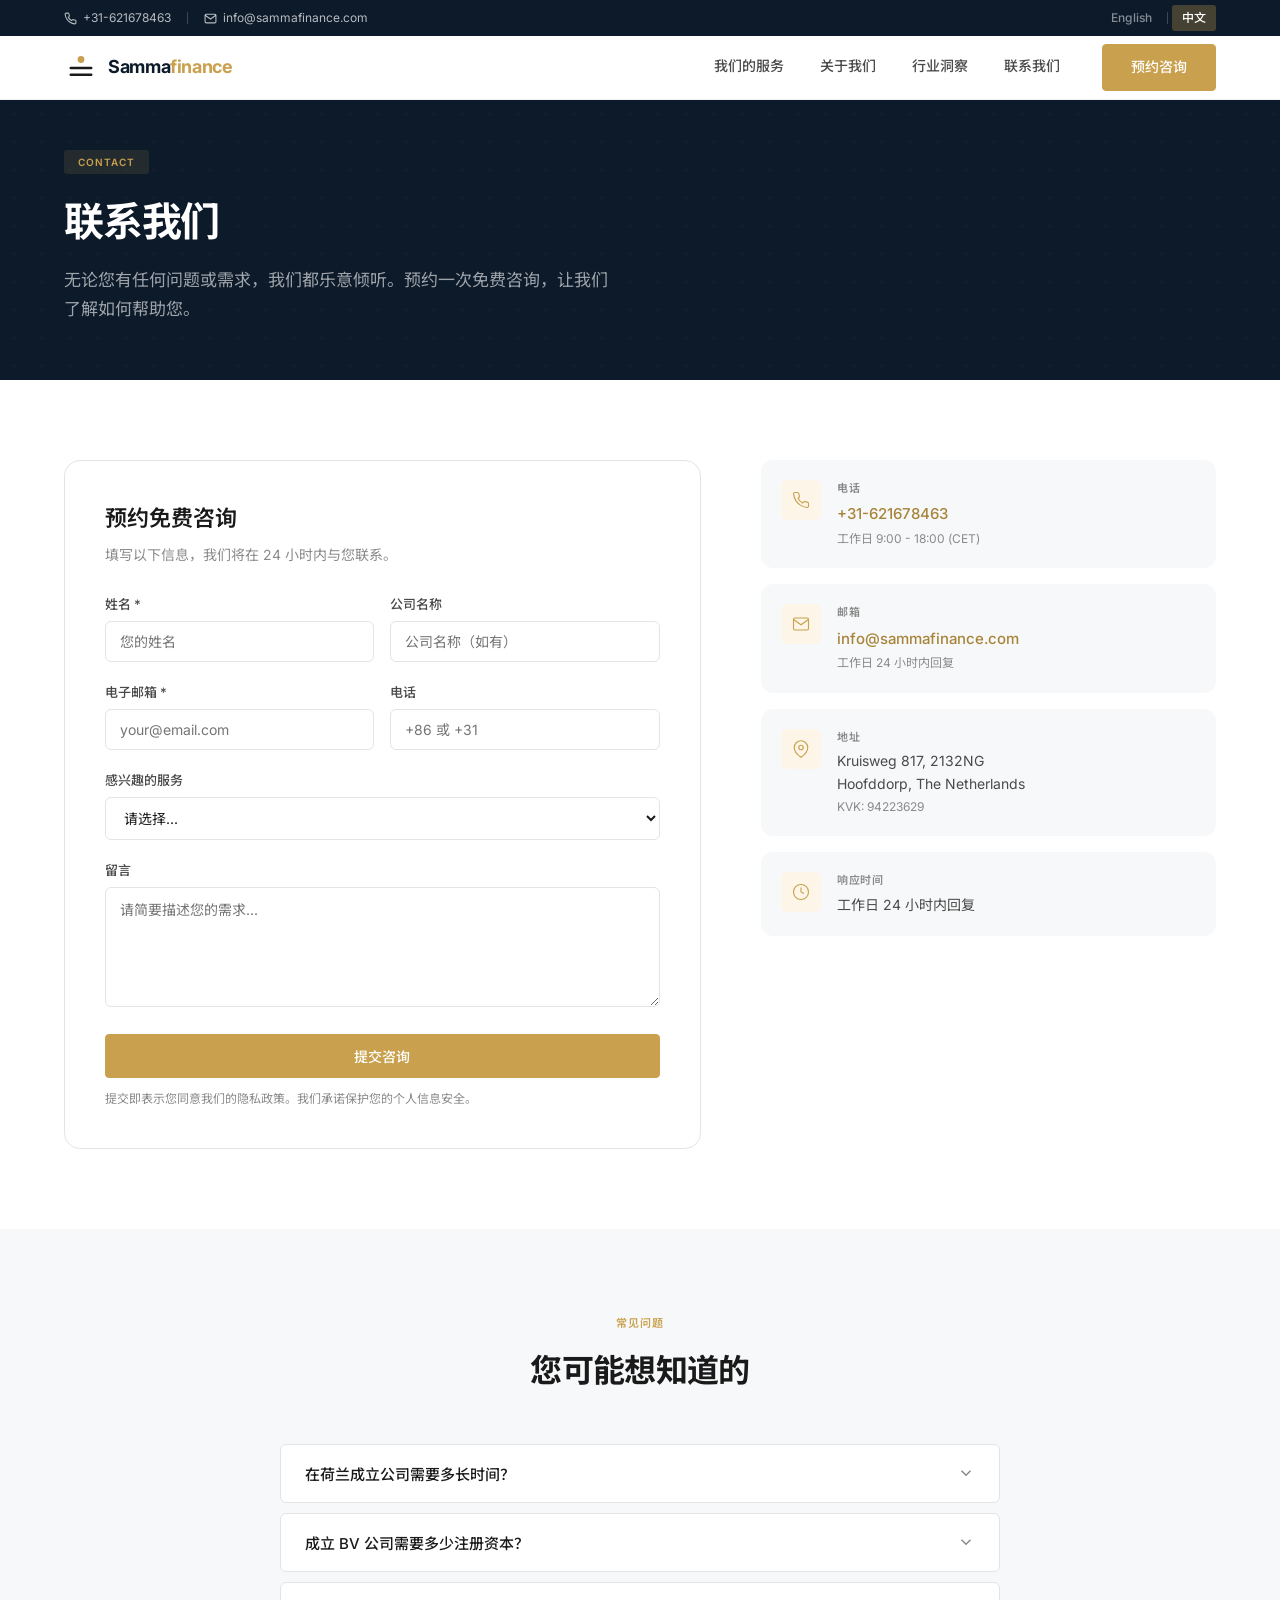
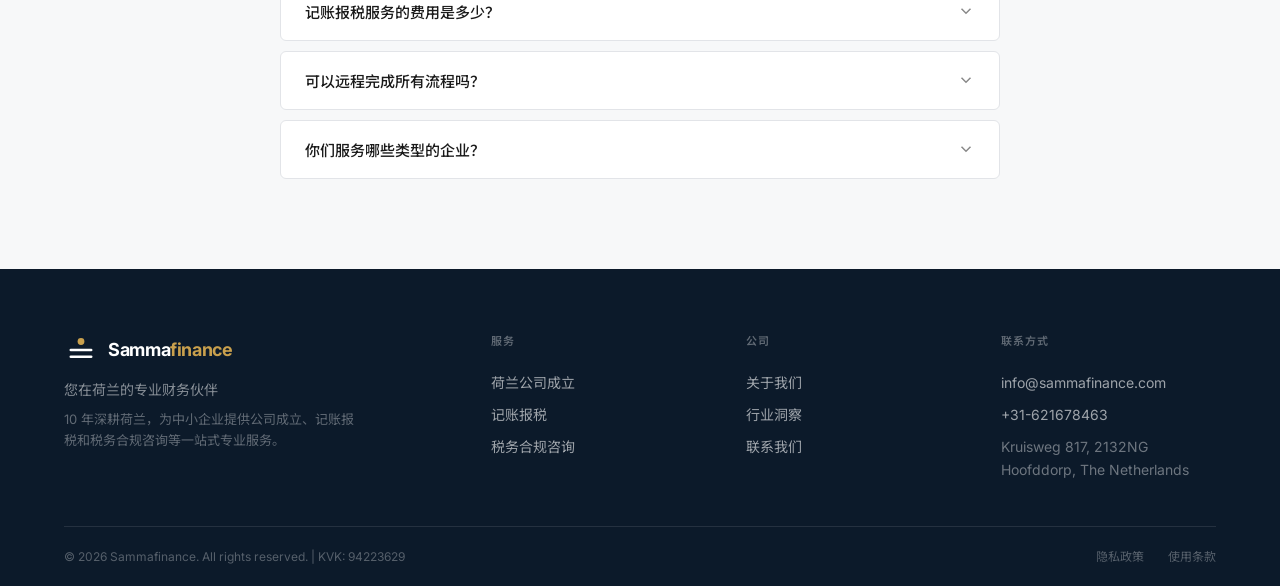
<file: contact.html>
<!DOCTYPE html>
<html lang="zh-CN">
<head>
  <meta charset="UTF-8">
  <meta name="viewport" content="width=device-width, initial-scale=1.0">
  <title>联系我们 - Sammafinance</title>
  <meta name="description" content="联系 Sammafinance，预约免费咨询荷兰公司成立及记账报税服务。">
  <link rel="stylesheet" href="style.css">
  <link rel="preconnect" href="https://fonts.googleapis.com">
  <link rel="preconnect" href="https://fonts.gstatic.com" crossorigin>
  <link href="https://fonts.googleapis.com/css2?family=Inter:wght@300;400;500;600;700&family=Noto+Sans+SC:wght@300;400;500;600;700&display=swap" rel="stylesheet">
  <meta data-i18n-title="contact">
</head>
<body>

  <!-- Top Bar -->
  <div class="top-bar">
    <div class="container top-bar-inner">
      <div class="top-bar-left">
        <a href="tel:+31621678463"><svg width="13" height="13" viewBox="0 0 24 24" fill="none" stroke="currentColor" stroke-width="2"><path d="M22 16.92v3a2 2 0 0 1-2.18 2 19.79 19.79 0 0 1-8.63-3.07 19.5 19.5 0 0 1-6-6 19.79 19.79 0 0 1-3.07-8.67A2 2 0 0 1 4.11 2h3a2 2 0 0 1 2 1.72c.12.96.36 1.9.7 2.81a2 2 0 0 1-.45 2.11L8.09 9.91a16 16 0 0 0 6 6l1.27-1.27a2 2 0 0 1 2.11-.45c.91.34 1.85.58 2.81.7A2 2 0 0 1 22 16.92z"/></svg> +31-621678463</a>
        <span class="top-divider"></span>
        <a href="mailto:info@sammafinance.com"><svg width="13" height="13" viewBox="0 0 24 24" fill="none" stroke="currentColor" stroke-width="2"><path d="M4 4h16c1.1 0 2 .9 2 2v12c0 1.1-.9 2-2 2H4c-1.1 0-2-.9-2-2V6c0-1.1.9-2 2-2z"/><polyline points="22,6 12,13 2,6"/></svg> info@sammafinance.com</a>
      </div>
      <div class="top-bar-right"><a href="#" class="lang-switch" data-lang="en" data-i18n="top.lang.en">English</a><span class="top-divider"></span><a href="#" class="lang-switch" data-lang="zh" data-i18n="top.lang.zh">中文</a></div>
    </div>
  </div>

  <!-- Navigation -->
  <nav class="navbar" id="navbar">
    <div class="container nav-inner">
      <a href="index.html" class="logo"><span class="logo-mark"><svg viewBox="0 0 40 40" fill="none" xmlns="http://www.w3.org/2000/svg"><circle cx="20" cy="10" r="4" fill="#C9A04D"/><line x1="8" y1="20" x2="32" y2="20" stroke="#1A1A1A" stroke-width="3" stroke-linecap="round"/><line x1="8" y1="28" x2="32" y2="28" stroke="#1A1A1A" stroke-width="3" stroke-linecap="round"/></svg></span><span class="logo-name">Samma<span class="logo-accent">finance</span></span></a>
      <ul class="nav-menu" id="navMenu">
        <li class="nav-item has-mega">
          <a href="services.html" data-i18n="nav.services">我们的服务 <svg width="10" height="10" viewBox="0 0 24 24" fill="none" stroke="currentColor" stroke-width="3"><polyline points="6 9 12 15 18 9"/></svg></a>
          <div class="mega-menu">
            <div class="container mega-inner">
              <div class="mega-col"><h4 data-i18n="mega.core">核心服务</h4><a href="services.html#formation"><strong data-i18n="mega.formation">荷兰公司成立</strong><span data-i18n="mega.formation.sub">BV/NV 注册、KVK 登记</span></a><a href="services.html#accounting"><strong data-i18n="mega.accounting">记账报税</strong><span data-i18n="mega.accounting.sub">日常记账、增值税申报</span></a><a href="services.html#tax"><strong data-i18n="mega.tax">税务合规咨询</strong><span data-i18n="mega.tax.sub">税务优化、跨境规划</span></a></div>
              <div class="mega-col"><h4 data-i18n="mega.topics">热门专题</h4><a href="services.html#formation" data-i18n="mega.topic1">BV 公司注册全流程</a><a href="services.html#accounting" data-i18n="mega.topic2">荷兰 BTW 申报指南</a><a href="services.html#tax" data-i18n="mega.topic3">2026 税务政策速览</a></div>
              <div class="mega-featured"><span class="mega-badge" data-i18n="mega.badge">推荐</span><h5 data-i18n="mega.featured.title">荷兰创业税务指南 2026</h5><p data-i18n="mega.featured.desc">BV 公司首个财年的税务申报要点</p><a href="contact.html" class="mega-cta" data-i18n="mega.featured.cta">免费获取 →</a></div>
            </div>
          </div>
        </li>
        <li class="nav-item"><a href="about.html" data-i18n="nav.about">关于我们</a></li>
        <li class="nav-item"><a href="services.html#insights" data-i18n="nav.insights">行业洞察</a></li>
        <li class="nav-item"><a href="contact.html" data-i18n="nav.contact">联系我们</a></li>
      </ul>
      <div class="nav-actions">
        <a href="contact.html" class="btn btn-primary" data-i18n="nav.cta">预约咨询</a>
        <button class="mobile-toggle" id="mobileToggle" aria-label="菜单"><span></span><span></span><span></span></button>
      </div>
    </div>
  </nav>

  <!-- Page Hero -->
  <section class="page-hero">
    <div class="container">
      <span class="page-hero-tag" data-i18n="ct.tag">Contact</span>
      <h1 data-i18n="ct.title">联系我们</h1>
      <p class="page-hero-desc" data-i18n="ct.desc">无论您有任何问题或需求，我们都乐意倾听。预约一次免费咨询，让我们了解如何帮助您。</p>
    </div>
  </section>

  <!-- Contact Section -->
  <section class="contact-section">
    <div class="container">
      <div class="contact-grid">
        <div class="contact-form-wrapper">
          <div class="contact-form">
            <h2 style="font-size: 22px; font-weight: 600; margin-bottom: 8px;" data-i18n="ct.form.title">预约免费咨询</h2>
            <p style="font-size: 14px; color: var(--text-3); margin-bottom: 28px;" data-i18n="ct.form.desc">填写以下信息，我们将在 24 小时内与您联系。</p>
            <form id="contactForm">
              <div class="form-row">
                <div class="form-group">
                  <label for="name" data-i18n="ct.name">姓名 *</label>
                  <input type="text" id="name" name="name" data-i18n-ph="ct.name.ph" placeholder="您的姓名" required>
                </div>
                <div class="form-group">
                  <label for="company" data-i18n="ct.company">公司名称</label>
                  <input type="text" id="company" name="company" data-i18n-ph="ct.company.ph" placeholder="公司名称（如有）">
                </div>
              </div>
              <div class="form-row">
                <div class="form-group">
                  <label for="email" data-i18n="ct.email">电子邮箱 *</label>
                  <input type="email" id="email" name="email" placeholder="your@email.com" required>
                </div>
                <div class="form-group">
                  <label for="phone" data-i18n="ct.phone">电话</label>
                  <input type="tel" id="phone" name="phone" placeholder="+86 或 +31">
                </div>
              </div>
              <div class="form-group">
                <label for="service" data-i18n="ct.service">感兴趣的服务</label>
                <select id="service" name="service">
                  <option value="" data-i18n="ct.service.ph">请选择...</option>
                  <option value="formation" data-i18n="ct.service.1">荷兰公司成立</option>
                  <option value="accounting" data-i18n="ct.service.2">记账报税</option>
                  <option value="tax" data-i18n="ct.service.3">税务合规咨询</option>
                  <option value="other" data-i18n="ct.service.4">其他 / 不确定</option>
                </select>
              </div>
              <div class="form-group">
                <label for="message" data-i18n="ct.message">留言</label>
                <textarea id="message" name="message" data-i18n-ph="ct.message.ph" placeholder="请简要描述您的需求..."></textarea>
              </div>
              <button type="submit" class="btn btn-primary" style="width: 100%;" data-i18n="ct.submit">提交咨询</button>
              <p class="form-note" data-i18n="ct.note">提交即表示您同意我们的隐私政策。我们承诺保护您的个人信息安全。</p>
            </form>
            <div id="formSuccess" style="display:none; text-align:center; padding:40px 20px;">
              <svg width="48" height="48" viewBox="0 0 24 24" fill="none" stroke="#C9A04D" stroke-width="2" style="margin-bottom:16px;"><path d="M22 11.08V12a10 10 0 1 1-5.93-9.14"/><polyline points="22 4 12 14.01 9 11.01"/></svg>
              <h3 style="font-size:20px; margin-bottom:10px;" data-i18n="ct.success.title">提交成功！</h3>
              <p style="color:var(--text-3); font-size:14px;" data-i18n="ct.success.desc">感谢您的咨询，我们将在 24 小时内与您联系。</p>
            </div>
            <div id="formError" style="display:none; text-align:center; padding:20px; color:#c0392b; font-size:14px;" data-i18n="ct.error">提交失败，请稍后重试或直接发邮件至 info@sammafinance.com</div>
          </div>
        </div>
        <div class="contact-info">
          <div class="ci-block">
            <div class="ci-icon"><svg width="18" height="18" viewBox="0 0 24 24" fill="none" stroke="currentColor" stroke-width="1.5"><path d="M22 16.92v3a2 2 0 0 1-2.18 2 19.79 19.79 0 0 1-8.63-3.07 19.5 19.5 0 0 1-6-6 19.79 19.79 0 0 1-3.07-8.67A2 2 0 0 1 4.11 2h3a2 2 0 0 1 2 1.72c.12.96.36 1.9.7 2.81a2 2 0 0 1-.45 2.11L8.09 9.91a16 16 0 0 0 6 6l1.27-1.27a2 2 0 0 1 2.11-.45c.91.34 1.85.58 2.81.7A2 2 0 0 1 22 16.92z"/></svg></div>
            <div><h4 data-i18n="ct.phone.label">电话</h4><a href="tel:+31621678463">+31-621678463</a><p class="ci-sub" data-i18n="ct.phone.sub">工作日 9:00 - 18:00 (CET)</p></div>
          </div>
          <div class="ci-block">
            <div class="ci-icon"><svg width="18" height="18" viewBox="0 0 24 24" fill="none" stroke="currentColor" stroke-width="1.5"><path d="M4 4h16c1.1 0 2 .9 2 2v12c0 1.1-.9 2-2 2H4c-1.1 0-2-.9-2-2V6c0-1.1.9-2 2-2z"/><polyline points="22,6 12,13 2,6"/></svg></div>
            <div><h4 data-i18n="ct.email.label">邮箱</h4><a href="mailto:info@sammafinance.com">info@sammafinance.com</a><p class="ci-sub" data-i18n="ct.email.sub">工作日 24 小时内回复</p></div>
          </div>
          <div class="ci-block">
            <div class="ci-icon"><svg width="18" height="18" viewBox="0 0 24 24" fill="none" stroke="currentColor" stroke-width="1.5"><path d="M21 10c0 7-9 13-9 13s-9-6-9-13a9 9 0 0 1 18 0z"/><circle cx="12" cy="10" r="3"/></svg></div>
            <div><h4 data-i18n="ct.addr.label">地址</h4><p>Kruisweg 817, 2132NG</p><p>Hoofddorp, The Netherlands</p><p class="ci-sub" data-i18n="ct.addr.sub">KVK: 94223629</p></div>
          </div>
          <div class="ci-block">
            <div class="ci-icon"><svg width="18" height="18" viewBox="0 0 24 24" fill="none" stroke="currentColor" stroke-width="1.5"><circle cx="12" cy="12" r="10"/><polyline points="12 6 12 12 16 14"/></svg></div>
            <div><h4 data-i18n="ct.resp.label">响应时间</h4><p data-i18n="ct.resp.desc">工作日 24 小时内回复</p></div>
          </div>
        </div>
      </div>
    </div>
  </section>

  <!-- FAQ -->
  <section class="faq-section">
    <div class="container">
      <div class="section-header">
        <span class="section-label" data-i18n="ct.faq.label">常见问题</span>
        <h2 data-i18n="ct.faq.title">您可能想知道的</h2>
      </div>
      <div class="faq-list">
        <div class="faq-item">
          <button class="faq-question" onclick="toggleFaq(this)"><span data-i18n="ct.faq.1.q">在荷兰成立公司需要多长时间？</span><svg width="18" height="18" viewBox="0 0 24 24" fill="none" stroke="currentColor" stroke-width="2"><polyline points="6 9 12 15 18 9"/></svg></button>
          <div class="faq-answer"><p data-i18n="ct.faq.1.a">一般情况下，BV 公司从开始准备到完成注册约需 3-5 个工作日。实际时间取决于文件准备的完整性和公证安排。我们会尽力加快流程，让您尽快开始运营。</p></div>
        </div>
        <div class="faq-item">
          <button class="faq-question" onclick="toggleFaq(this)"><span data-i18n="ct.faq.2.q">成立 BV 公司需要多少注册资本？</span><svg width="18" height="18" viewBox="0 0 24 24" fill="none" stroke="currentColor" stroke-width="2"><polyline points="6 9 12 15 18 9"/></svg></button>
          <div class="faq-answer"><p data-i18n="ct.faq.2.a">自 2012 年起，荷兰 BV 公司不再有最低注册资本要求（此前为 €18,000）。您甚至可以以 €0.01 的注册资本成立 BV 公司。这使得荷兰成为欧洲最受欢迎的公司设立地之一。</p></div>
        </div>
        <div class="faq-item">
          <button class="faq-question" onclick="toggleFaq(this)"><span data-i18n="ct.faq.3.q">记账报税服务的费用是多少？</span><svg width="18" height="18" viewBox="0 0 24 24" fill="none" stroke="currentColor" stroke-width="2"><polyline points="6 9 12 15 18 9"/></svg></button>
          <div class="faq-answer"><p data-i18n="ct.faq.3.a">我们采用固定月费模式，费用根据公司业务量和复杂程度而定。基础套餐从 €150/月起，包含日常记账和季度 BTW 申报。具体费用请在咨询时告知我们您的业务情况，我们会提供详细报价。</p></div>
        </div>
        <div class="faq-item">
          <button class="faq-question" onclick="toggleFaq(this)"><span data-i18n="ct.faq.4.q">可以远程完成所有流程吗？</span><svg width="18" height="18" viewBox="0 0 24 24" fill="none" stroke="currentColor" stroke-width="2"><polyline points="6 9 12 15 18 9"/></svg></button>
          <div class="faq-answer"><p data-i18n="ct.faq.4.a">是的，大部分流程都可以远程完成。公司注册可以通过公证处的远程公证服务完成，银行开户也有支持远程开户的选项。我们的中荷双语团队可以通过微信、邮件和电话全程协助您。</p></div>
        </div>
        <div class="faq-item">
          <button class="faq-question" onclick="toggleFaq(this)"><span data-i18n="ct.faq.5.q">你们服务哪些类型的企业？</span><svg width="18" height="18" viewBox="0 0 24 24" fill="none" stroke="currentColor" stroke-width="2"><polyline points="6 9 12 15 18 9"/></svg></button>
          <div class="faq-answer"><p data-i18n="ct.faq.5.a">我们主要服务在荷兰经营的中小企业，包括跨境电商、科技初创、贸易公司、咨询服务公司等。无论您是刚起步还是已经运营多年，我们都能提供匹配的专业支持。</p></div>
        </div>
      </div>
    </div>
  </section>

  <!-- Footer -->
  <footer class="footer">
    <div class="container">
      <div class="footer-top">
        <div class="ft-brand"><a href="index.html" class="logo"><span class="logo-mark"><svg viewBox="0 0 40 40" fill="none" xmlns="http://www.w3.org/2000/svg"><circle cx="20" cy="10" r="4" fill="#C9A04D"/><line x1="8" y1="20" x2="32" y2="20" stroke="#fff" stroke-width="3" stroke-linecap="round"/><line x1="8" y1="28" x2="32" y2="28" stroke="#fff" stroke-width="3" stroke-linecap="round"/></svg></span><span class="logo-name">Samma<span class="logo-accent">finance</span></span></a><p class="ft-tagline" data-i18n="ft.tagline">您在荷兰的专业财务伙伴</p><p class="ft-desc" data-i18n="ft.desc">10 年深耕荷兰，为中小企业提供公司成立、记账报税和税务合规咨询等一站式专业服务。</p></div>
        <div class="ft-links"><h4 data-i18n="ft.services">服务</h4><a href="services.html#formation" data-i18n="ft.formation">荷兰公司成立</a><a href="services.html#accounting" data-i18n="ft.accounting">记账报税</a><a href="services.html#tax" data-i18n="ft.tax">税务合规咨询</a></div>
        <div class="ft-links"><h4 data-i18n="ft.company">公司</h4><a href="about.html" data-i18n="ft.about">关于我们</a><a href="services.html#insights" data-i18n="ft.insights">行业洞察</a><a href="contact.html" data-i18n="ft.contactus">联系我们</a></div>
        <div class="ft-links"><h4 data-i18n="ft.contact">联系方式</h4><a href="mailto:info@sammafinance.com">info@sammafinance.com</a><a href="tel:+31621678463">+31-621678463</a><span class="ft-office">Kruisweg 817, 2132NG<br>Hoofddorp, The Netherlands</span></div>
      </div>
      <div class="footer-bottom"><p>&copy; 2026 Sammafinance. All rights reserved. | KVK: 94223629</p><div class="fb-legal"><a href="#" data-i18n="ft.privacy">隐私政策</a><a href="#" data-i18n="ft.terms">使用条款</a></div></div>
    </div>
  </footer>
  <script src="main.js"></script>
</body>
</html>
</file>
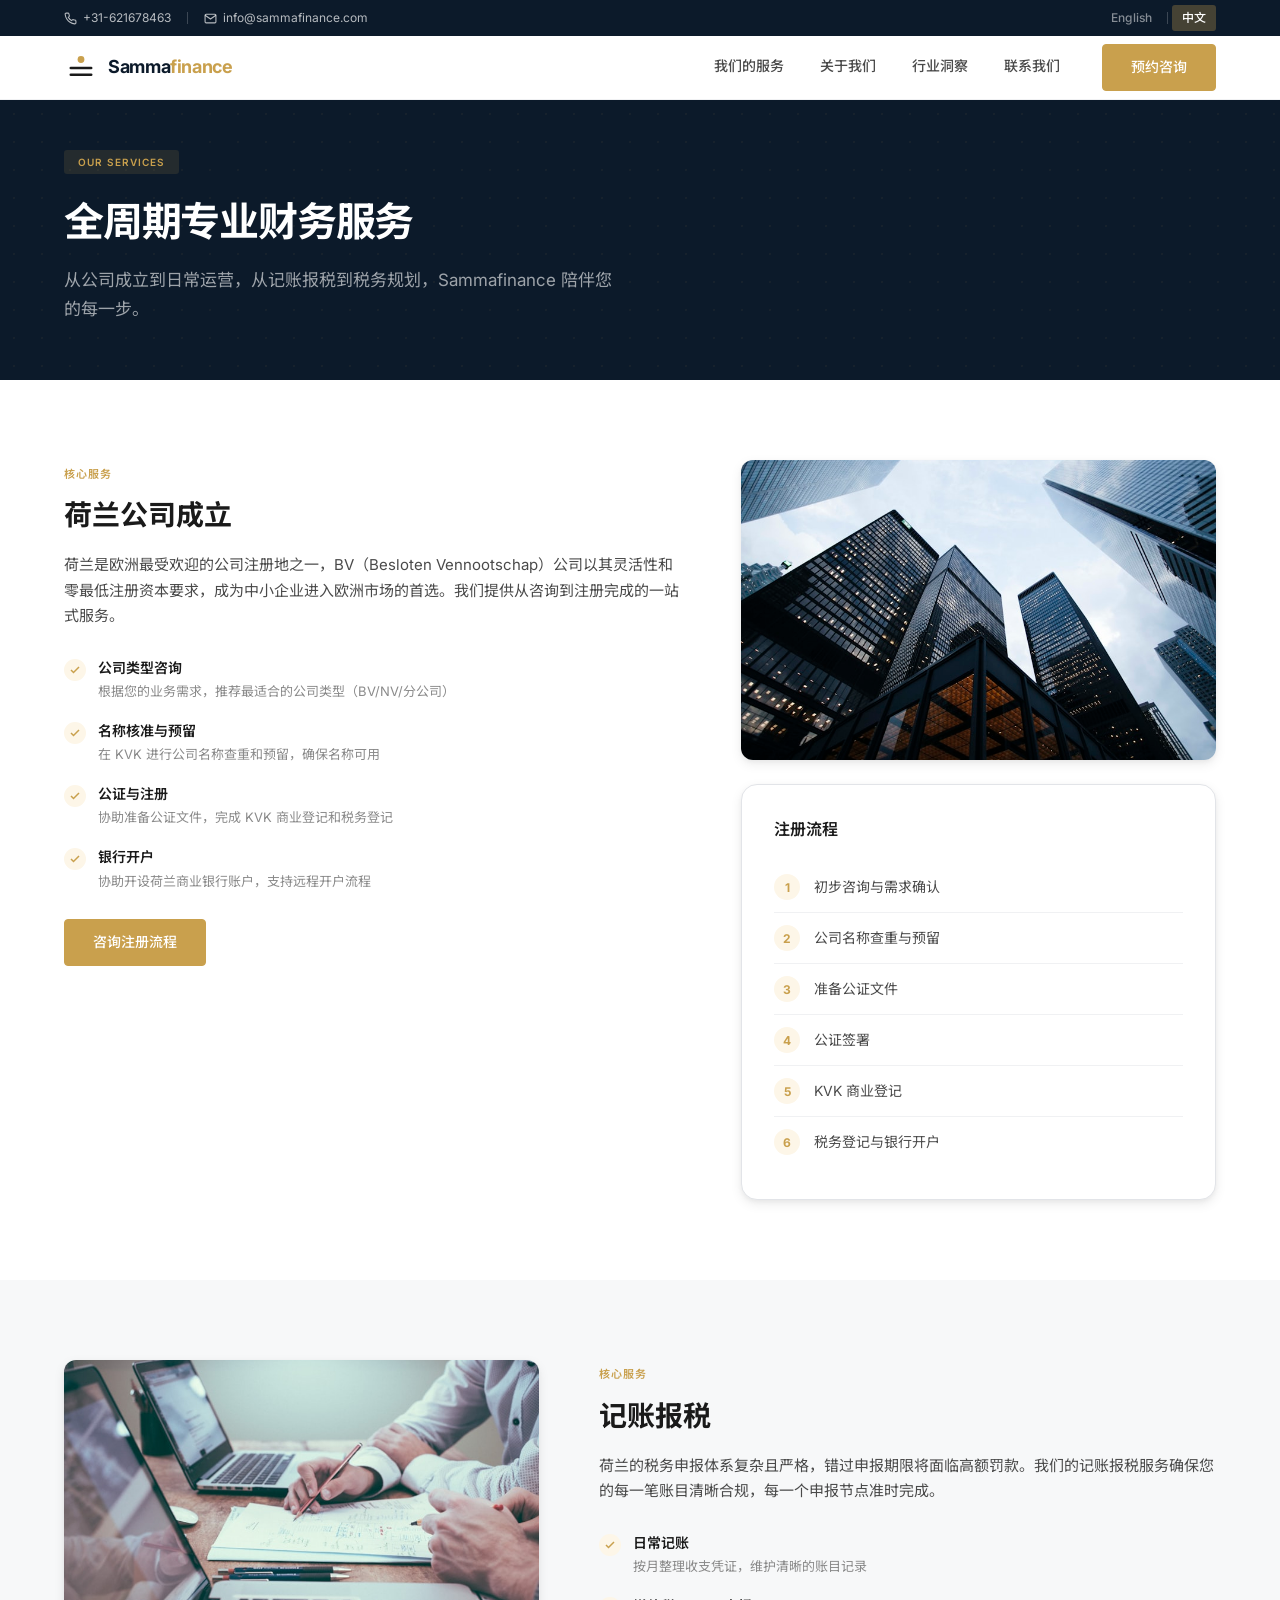
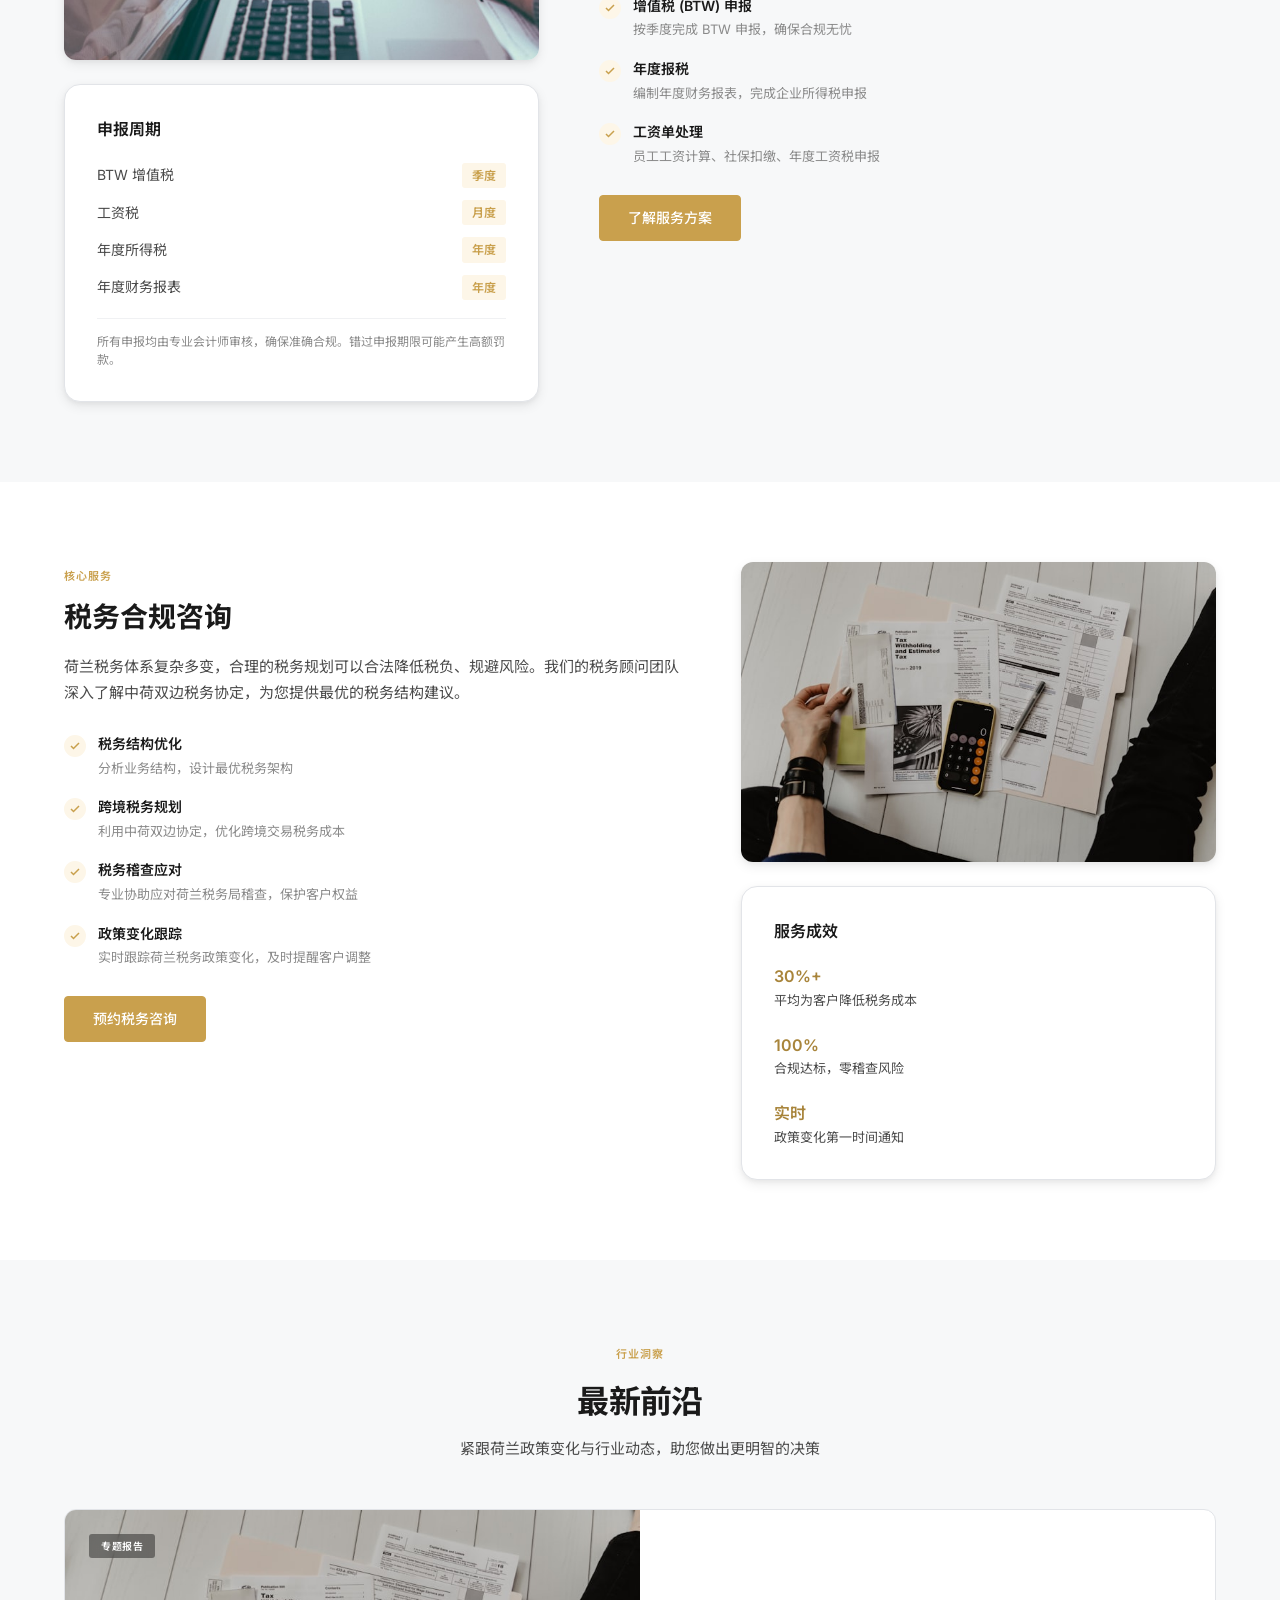
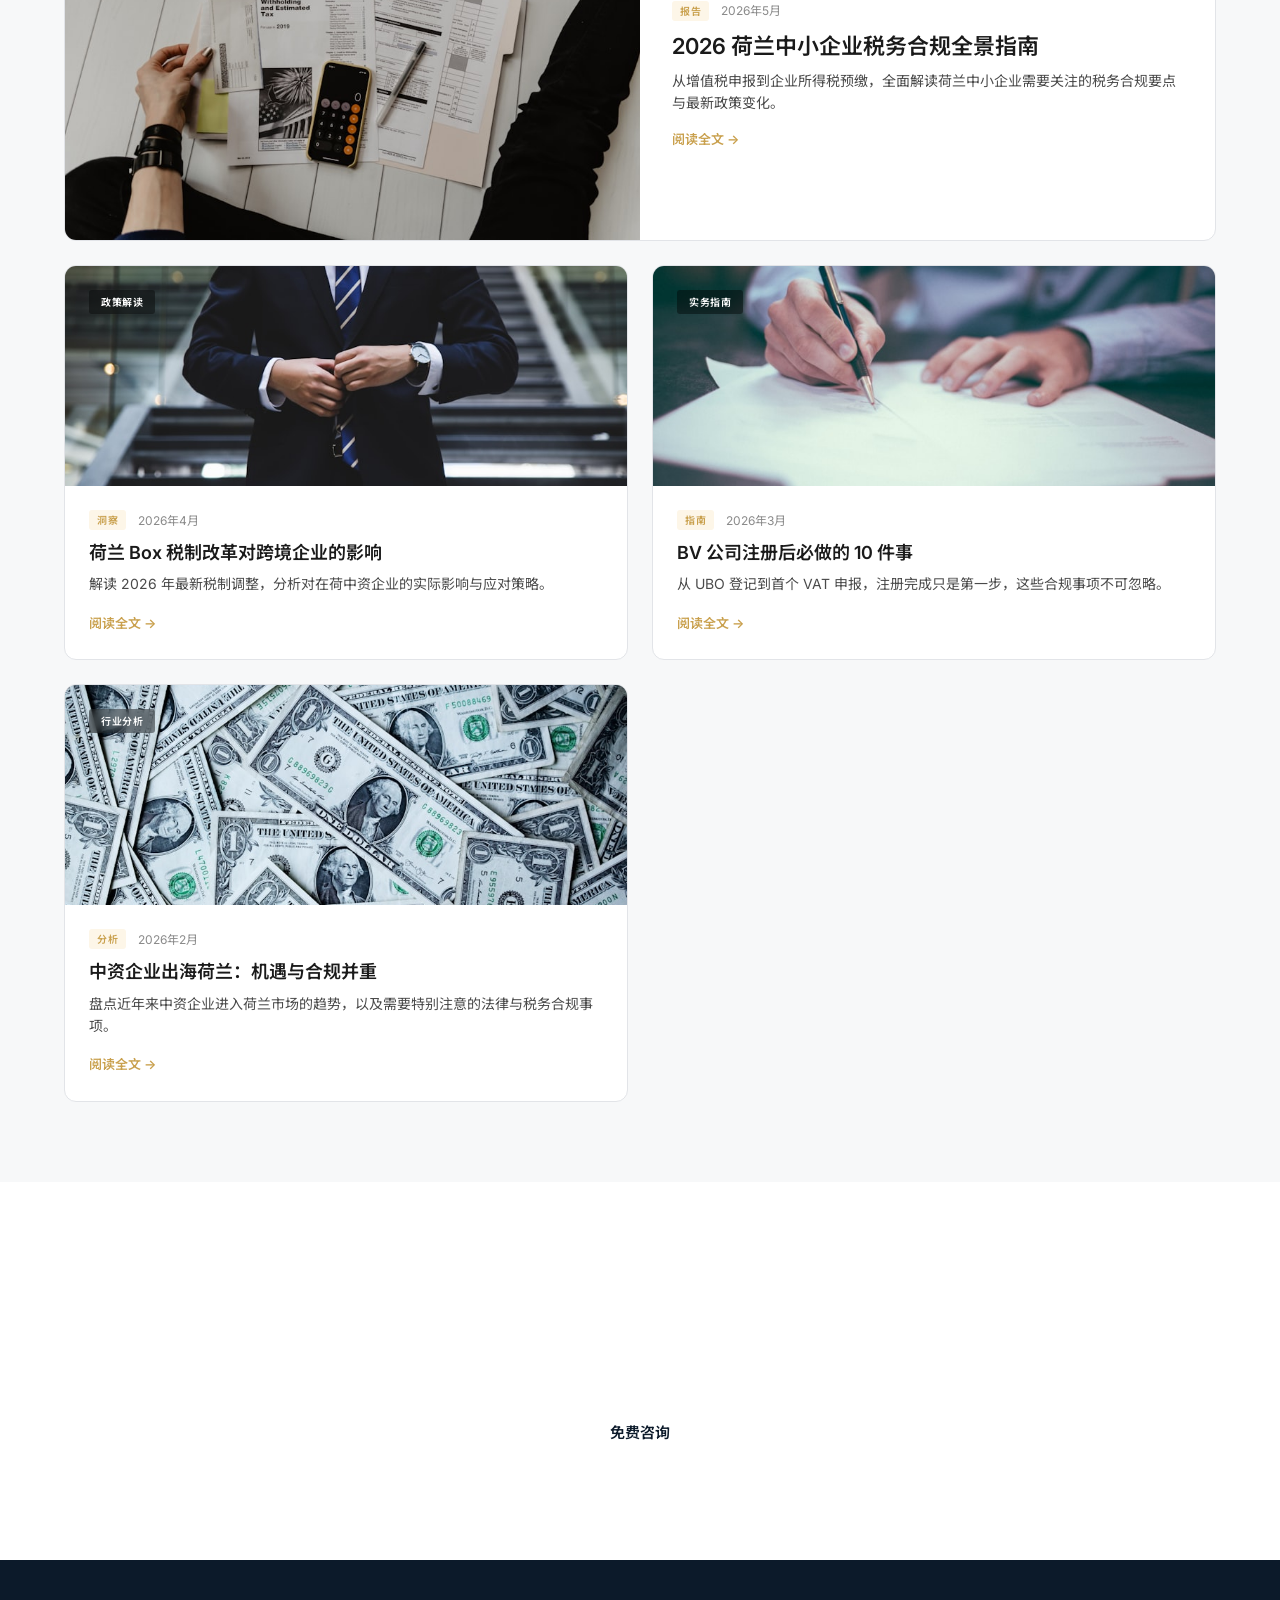
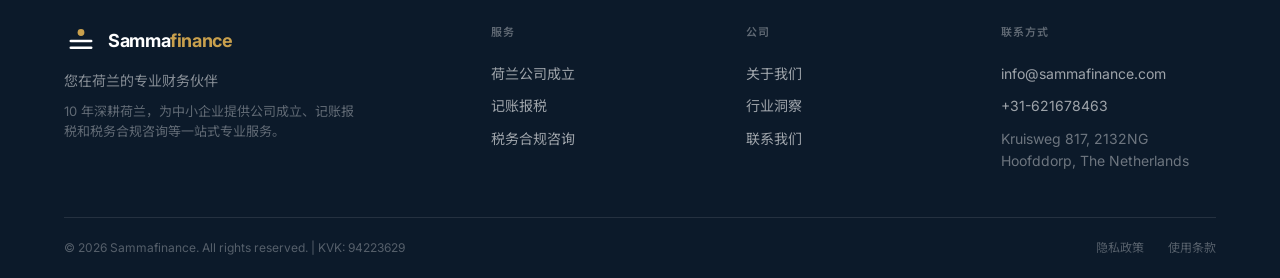
<file: services.html>
<!DOCTYPE html>
<html lang="zh-CN">
<head>
  <meta charset="UTF-8">
  <meta name="viewport" content="width=device-width, initial-scale=1.0">
  <title>我们的服务 - Sammafinance</title>
  <meta name="description" content="Sammafinance 提供荷兰公司成立、中小企业记账报税、税务合规咨询等专业服务。">
  <link rel="stylesheet" href="style.css">
  <link rel="preconnect" href="https://fonts.googleapis.com">
  <link rel="preconnect" href="https://fonts.gstatic.com" crossorigin>
  <link href="https://fonts.googleapis.com/css2?family=Inter:wght@300;400;500;600;700&family=Noto+Sans+SC:wght@300;400;500;600;700&display=swap" rel="stylesheet">
  <meta data-i18n-title="services">
</head>
<body>

  <!-- Top Bar -->
  <div class="top-bar">
    <div class="container top-bar-inner">
      <div class="top-bar-left">
        <a href="tel:+31621678463"><svg width="13" height="13" viewBox="0 0 24 24" fill="none" stroke="currentColor" stroke-width="2"><path d="M22 16.92v3a2 2 0 0 1-2.18 2 19.79 19.79 0 0 1-8.63-3.07 19.5 19.5 0 0 1-6-6 19.79 19.79 0 0 1-3.07-8.67A2 2 0 0 1 4.11 2h3a2 2 0 0 1 2 1.72c.12.96.36 1.9.7 2.81a2 2 0 0 1-.45 2.11L8.09 9.91a16 16 0 0 0 6 6l1.27-1.27a2 2 0 0 1 2.11-.45c.91.34 1.85.58 2.81.7A2 2 0 0 1 22 16.92z"/></svg> +31-621678463</a>
        <span class="top-divider"></span>
        <a href="mailto:info@sammafinance.com"><svg width="13" height="13" viewBox="0 0 24 24" fill="none" stroke="currentColor" stroke-width="2"><path d="M4 4h16c1.1 0 2 .9 2 2v12c0 1.1-.9 2-2 2H4c-1.1 0-2-.9-2-2V6c0-1.1.9-2 2-2z"/><polyline points="22,6 12,13 2,6"/></svg> info@sammafinance.com</a>
      </div>
      <div class="top-bar-right"><a href="#" class="lang-switch" data-lang="en" data-i18n="top.lang.en">English</a><span class="top-divider"></span><a href="#" class="lang-switch" data-lang="zh" data-i18n="top.lang.zh">中文</a></div>
    </div>
  </div>

  <!-- Navigation -->
  <nav class="navbar" id="navbar">
    <div class="container nav-inner">
      <a href="index.html" class="logo"><span class="logo-mark"><svg viewBox="0 0 40 40" fill="none" xmlns="http://www.w3.org/2000/svg"><circle cx="20" cy="10" r="4" fill="#C9A04D"/><line x1="8" y1="20" x2="32" y2="20" stroke="#1A1A1A" stroke-width="3" stroke-linecap="round"/><line x1="8" y1="28" x2="32" y2="28" stroke="#1A1A1A" stroke-width="3" stroke-linecap="round"/></svg></span><span class="logo-name">Samma<span class="logo-accent">finance</span></span></a>
      <ul class="nav-menu" id="navMenu">
        <li class="nav-item has-mega">
          <a href="services.html" data-i18n="nav.services">我们的服务 <svg width="10" height="10" viewBox="0 0 24 24" fill="none" stroke="currentColor" stroke-width="3"><polyline points="6 9 12 15 18 9"/></svg></a>
          <div class="mega-menu">
            <div class="container mega-inner">
              <div class="mega-col"><h4 data-i18n="mega.core">核心服务</h4><a href="#formation"><strong data-i18n="mega.formation">荷兰公司成立</strong><span data-i18n="mega.formation.sub">BV/NV 注册、KVK 登记</span></a><a href="#accounting"><strong data-i18n="mega.accounting">记账报税</strong><span data-i18n="mega.accounting.sub">日常记账、增值税申报</span></a><a href="#tax"><strong data-i18n="mega.tax">税务合规咨询</strong><span data-i18n="mega.tax.sub">税务优化、跨境规划</span></a></div>
              <div class="mega-col"><h4 data-i18n="mega.topics">热门专题</h4><a href="#formation" data-i18n="mega.topic1">BV 公司注册全流程</a><a href="#accounting" data-i18n="mega.topic2">荷兰 BTW 申报指南</a><a href="#tax" data-i18n="mega.topic3">2026 税务政策速览</a></div>
              <div class="mega-featured"><span class="mega-badge" data-i18n="mega.badge">推荐</span><h5 data-i18n="mega.featured.title">荷兰创业税务指南 2026</h5><p data-i18n="mega.featured.desc">BV 公司首个财年的税务申报要点</p><a href="contact.html" class="mega-cta" data-i18n="mega.featured.cta">免费获取 →</a></div>
            </div>
          </div>
        </li>
        <li class="nav-item"><a href="about.html" data-i18n="nav.about">关于我们</a></li>
        <li class="nav-item"><a href="#insights" data-i18n="nav.insights">行业洞察</a></li>
        <li class="nav-item"><a href="contact.html" data-i18n="nav.contact">联系我们</a></li>
      </ul>
      <div class="nav-actions">
        <a href="contact.html" class="btn btn-primary" data-i18n="nav.cta">预约咨询</a>
        <button class="mobile-toggle" id="mobileToggle" aria-label="菜单"><span></span><span></span><span></span></button>
      </div>
    </div>
  </nav>

  <!-- Page Hero -->
  <section class="page-hero">
    <div class="container">
      <span class="page-hero-tag" data-i18n="svc.page.tag">Our Services</span>
      <h1 data-i18n="svc.page.title">全周期专业财务服务</h1>
      <p class="page-hero-desc" data-i18n="svc.page.desc">从公司成立到日常运营，从记账报税到税务规划，Sammafinance 陪伴您的每一步。</p>
    </div>
  </section>

  <!-- Service 1: Formation -->
  <section class="service-detail" id="formation">
    <div class="container">
      <div class="sd-grid">
        <div class="sd-content">
          <span class="section-label" data-i18n="svc.f.label">核心服务</span>
          <h2 data-i18n="svc.f.title">荷兰公司成立</h2>
          <p data-i18n="svc.f.desc">荷兰是欧洲最受欢迎的公司注册地之一，BV（Besloten Vennootschap）公司以其灵活性和零最低注册资本要求，成为中小企业进入欧洲市场的首选。我们提供从咨询到注册完成的一站式服务。</p>
          <div class="sd-features">
            <div class="sdf-item">
              <div class="sdf-icon"><svg width="12" height="12" viewBox="0 0 24 24" fill="none" stroke="currentColor" stroke-width="3"><polyline points="20 6 9 17 4 12"/></svg></div>
              <div><strong data-i18n="svc.f.f1.title">公司类型咨询</strong><p data-i18n="svc.f.f1.desc">根据您的业务需求，推荐最适合的公司类型（BV/NV/分公司）</p></div>
            </div>
            <div class="sdf-item">
              <div class="sdf-icon"><svg width="12" height="12" viewBox="0 0 24 24" fill="none" stroke="currentColor" stroke-width="3"><polyline points="20 6 9 17 4 12"/></svg></div>
              <div><strong data-i18n="svc.f.f2.title">名称核准与预留</strong><p data-i18n="svc.f.f2.desc">在 KVK 进行公司名称查重和预留，确保名称可用</p></div>
            </div>
            <div class="sdf-item">
              <div class="sdf-icon"><svg width="12" height="12" viewBox="0 0 24 24" fill="none" stroke="currentColor" stroke-width="3"><polyline points="20 6 9 17 4 12"/></svg></div>
              <div><strong data-i18n="svc.f.f3.title">公证与注册</strong><p data-i18n="svc.f.f3.desc">协助准备公证文件，完成 KVK 商业登记和税务登记</p></div>
            </div>
            <div class="sdf-item">
              <div class="sdf-icon"><svg width="12" height="12" viewBox="0 0 24 24" fill="none" stroke="currentColor" stroke-width="3"><polyline points="20 6 9 17 4 12"/></svg></div>
              <div><strong data-i18n="svc.f.f4.title">银行开户</strong><p data-i18n="svc.f.f4.desc">协助开设荷兰商业银行账户，支持远程开户流程</p></div>
            </div>
          </div>
          <a href="contact.html" class="btn btn-primary" data-i18n="svc.f.btn">咨询注册流程</a>
        </div>
        <div class="sd-visual">
          <div class="sd-visual-image">
            <img src="images/service-formation.jpg" alt="Dutch Company Formation">
          </div>
          <div class="side-card" style="margin-top: 24px; position: static;">
            <h4 data-i18n="svc.f.process">注册流程</h4>
            <div class="process-steps">
              <div class="process-step"><span class="step-num">1</span><span class="step-text" data-i18n="svc.f.step1">初步咨询与需求确认</span></div>
              <div class="process-step"><span class="step-num">2</span><span class="step-text" data-i18n="svc.f.step2">公司名称查重与预留</span></div>
              <div class="process-step"><span class="step-num">3</span><span class="step-text" data-i18n="svc.f.step3">准备公证文件</span></div>
              <div class="process-step"><span class="step-num">4</span><span class="step-text" data-i18n="svc.f.step4">公证签署</span></div>
              <div class="process-step"><span class="step-num">5</span><span class="step-text" data-i18n="svc.f.step5">KVK 商业登记</span></div>
              <div class="process-step"><span class="step-num">6</span><span class="step-text" data-i18n="svc.f.step6">税务登记与银行开户</span></div>
            </div>
          </div>
        </div>
      </div>
    </div>
  </section>

  <!-- Service 2: Accounting -->
  <section class="service-detail alt" id="accounting">
    <div class="container">
      <div class="sd-grid reverse">
        <div class="sd-content">
          <span class="section-label" data-i18n="svc.a.label">核心服务</span>
          <h2 data-i18n="svc.a.title">记账报税</h2>
          <p data-i18n="svc.a.desc">荷兰的税务申报体系复杂且严格，错过申报期限将面临高额罚款。我们的记账报税服务确保您的每一笔账目清晰合规，每一个申报节点准时完成。</p>
          <div class="sd-features">
            <div class="sdf-item">
              <div class="sdf-icon"><svg width="12" height="12" viewBox="0 0 24 24" fill="none" stroke="currentColor" stroke-width="3"><polyline points="20 6 9 17 4 12"/></svg></div>
              <div><strong data-i18n="svc.a.f1.title">日常记账</strong><p data-i18n="svc.a.f1.desc">按月整理收支凭证，维护清晰的账目记录</p></div>
            </div>
            <div class="sdf-item">
              <div class="sdf-icon"><svg width="12" height="12" viewBox="0 0 24 24" fill="none" stroke="currentColor" stroke-width="3"><polyline points="20 6 9 17 4 12"/></svg></div>
              <div><strong data-i18n="svc.a.f2.title">增值税 (BTW) 申报</strong><p data-i18n="svc.a.f2.desc">按季度完成 BTW 申报，确保合规无忧</p></div>
            </div>
            <div class="sdf-item">
              <div class="sdf-icon"><svg width="12" height="12" viewBox="0 0 24 24" fill="none" stroke="currentColor" stroke-width="3"><polyline points="20 6 9 17 4 12"/></svg></div>
              <div><strong data-i18n="svc.a.f3.title">年度报税</strong><p data-i18n="svc.a.f3.desc">编制年度财务报表，完成企业所得税申报</p></div>
            </div>
            <div class="sdf-item">
              <div class="sdf-icon"><svg width="12" height="12" viewBox="0 0 24 24" fill="none" stroke="currentColor" stroke-width="3"><polyline points="20 6 9 17 4 12"/></svg></div>
              <div><strong data-i18n="svc.a.f4.title">工资单处理</strong><p data-i18n="svc.a.f4.desc">员工工资计算、社保扣缴、年度工资税申报</p></div>
            </div>
          </div>
          <a href="contact.html" class="btn btn-primary" data-i18n="svc.a.btn">了解服务方案</a>
        </div>
        <div class="sd-visual">
          <div class="sd-visual-image">
            <img src="images/service-accounting.jpg" alt="Bookkeeping & Tax">
          </div>
          <div class="side-card" style="margin-top: 24px; position: static;">
            <h4 data-i18n="svc.a.cycle">申报周期</h4>
            <div class="info-list">
              <div class="info-item"><span data-i18n="svc.a.c1">BTW 增值税</span><span class="info-period" data-i18n="svc.a.c1.period">季度</span></div>
              <div class="info-item"><span data-i18n="svc.a.c2">工资税</span><span class="info-period" data-i18n="svc.a.c2.period">月度</span></div>
              <div class="info-item"><span data-i18n="svc.a.c3">年度所得税</span><span class="info-period" data-i18n="svc.a.c3.period">年度</span></div>
              <div class="info-item"><span data-i18n="svc.a.c4">年度财务报表</span><span class="info-period" data-i18n="svc.a.c4.period">年度</span></div>
            </div>
            <p class="info-note" data-i18n="svc.a.note">所有申报均由专业会计师审核，确保准确合规。错过申报期限可能产生高额罚款。</p>
          </div>
        </div>
      </div>
    </div>
  </section>

  <!-- Service 3: Tax -->
  <section class="service-detail" id="tax">
    <div class="container">
      <div class="sd-grid">
        <div class="sd-content">
          <span class="section-label" data-i18n="svc.t.label">核心服务</span>
          <h2 data-i18n="svc.t.title">税务合规咨询</h2>
          <p data-i18n="svc.t.desc">荷兰税务体系复杂多变，合理的税务规划可以合法降低税负、规避风险。我们的税务顾问团队深入了解中荷双边税务协定，为您提供最优的税务结构建议。</p>
          <div class="sd-features">
            <div class="sdf-item">
              <div class="sdf-icon"><svg width="12" height="12" viewBox="0 0 24 24" fill="none" stroke="currentColor" stroke-width="3"><polyline points="20 6 9 17 4 12"/></svg></div>
              <div><strong data-i18n="svc.t.f1.title">税务结构优化</strong><p data-i18n="svc.t.f1.desc">分析业务结构，设计最优税务架构</p></div>
            </div>
            <div class="sdf-item">
              <div class="sdf-icon"><svg width="12" height="12" viewBox="0 0 24 24" fill="none" stroke="currentColor" stroke-width="3"><polyline points="20 6 9 17 4 12"/></svg></div>
              <div><strong data-i18n="svc.t.f2.title">跨境税务规划</strong><p data-i18n="svc.t.f2.desc">利用中荷双边协定，优化跨境交易税务成本</p></div>
            </div>
            <div class="sdf-item">
              <div class="sdf-icon"><svg width="12" height="12" viewBox="0 0 24 24" fill="none" stroke="currentColor" stroke-width="3"><polyline points="20 6 9 17 4 12"/></svg></div>
              <div><strong data-i18n="svc.t.f3.title">税务稽查应对</strong><p data-i18n="svc.t.f3.desc">专业协助应对荷兰税务局稽查，保护客户权益</p></div>
            </div>
            <div class="sdf-item">
              <div class="sdf-icon"><svg width="12" height="12" viewBox="0 0 24 24" fill="none" stroke="currentColor" stroke-width="3"><polyline points="20 6 9 17 4 12"/></svg></div>
              <div><strong data-i18n="svc.t.f4.title">政策变化跟踪</strong><p data-i18n="svc.t.f4.desc">实时跟踪荷兰税务政策变化，及时提醒客户调整</p></div>
            </div>
          </div>
          <a href="contact.html" class="btn btn-primary" data-i18n="svc.t.btn">预约税务咨询</a>
        </div>
        <div class="sd-visual">
          <div class="sd-visual-image">
            <img src="images/service-tax.jpg" alt="Tax Compliance Advisory">
          </div>
          <div class="side-card" style="margin-top: 24px; position: static;">
            <h4 data-i18n="svc.t.result">服务成效</h4>
            <div class="benefit-list">
              <div class="benefit-item"><span class="benefit-value" data-i18n="svc.t.r1.val">30%+</span><p data-i18n="svc.t.r1.desc">平均为客户降低税务成本</p></div>
              <div class="benefit-item"><span class="benefit-value" data-i18n="svc.t.r2.val">100%</span><p data-i18n="svc.t.r2.desc">合规达标，零稽查风险</p></div>
              <div class="benefit-item"><span class="benefit-value" data-i18n="svc.t.r3.val">实时</span><p data-i18n="svc.t.r3.desc">政策变化第一时间通知</p></div>
            </div>
          </div>
        </div>
      </div>
    </div>
  </section>

  <!-- Insights -->
  <section class="insights" id="insights">
    <div class="container">
      <div class="section-header">
        <span class="section-label" data-i18n="ins.label">行业洞察</span>
        <h2 data-i18n="ins.title">最新前沿</h2>
        <p data-i18n="ins.desc">紧跟荷兰政策变化与行业动态，助您做出更明智的决策</p>
      </div>
      <div class="insights-grid">
        <article class="insight-card insight-large">
          <div class="insight-img">
            <img src="images/insight-tax.jpg" alt="Tax Compliance Guide">
            <span class="insight-badge" data-i18n="ins.1.badge">专题报告</span>
          </div>
          <div class="insight-body">
            <div class="insight-meta"><span class="insight-type" data-i18n="ins.1.type">报告</span><time data-i18n="ins.1.time">2026年5月</time></div>
            <h3><a href="#" data-i18n="ins.1.title">2026 荷兰中小企业税务合规全景指南</a></h3>
            <p data-i18n="ins.1.desc">从增值税申报到企业所得税预缴，全面解读荷兰中小企业需要关注的税务合规要点与最新政策变化。</p>
            <a href="#" class="insight-link" data-i18n="ins.1.link">阅读全文 →</a>
          </div>
        </article>
        <article class="insight-card">
          <div class="insight-img">
            <img src="images/insight-bv.jpg" alt="BV Registration">
            <span class="insight-badge" data-i18n="ins.2.badge">政策解读</span>
          </div>
          <div class="insight-body">
            <div class="insight-meta"><span class="insight-type" data-i18n="ins.2.type">洞察</span><time data-i18n="ins.2.time">2026年4月</time></div>
            <h3><a href="#" data-i18n="ins.2.title">荷兰 Box 税制改革对跨境企业的影响</a></h3>
            <p data-i18n="ins.2.desc">解读 2026 年最新税制调整，分析对在荷中资企业的实际影响与应对策略。</p>
            <a href="#" class="insight-link" data-i18n="ins.2.link">阅读全文 →</a>
          </div>
        </article>
        <article class="insight-card">
          <div class="insight-img">
            <img src="images/insight-compliance.jpg" alt="Compliance Guide">
            <span class="insight-badge" data-i18n="ins.3.badge">实务指南</span>
          </div>
          <div class="insight-body">
            <div class="insight-meta"><span class="insight-type" data-i18n="ins.3.type">指南</span><time data-i18n="ins.3.time">2026年3月</time></div>
            <h3><a href="#" data-i18n="ins.3.title">BV 公司注册后必做的 10 件事</a></h3>
            <p data-i18n="ins.3.desc">从 UBO 登记到首个 VAT 申报，注册完成只是第一步，这些合规事项不可忽略。</p>
            <a href="#" class="insight-link" data-i18n="ins.3.link">阅读全文 →</a>
          </div>
        </article>
        <article class="insight-card">
          <div class="insight-img">
            <img src="images/insight-china.jpg" alt="China Enterprises">
            <span class="insight-badge" data-i18n="ins.4.badge">行业分析</span>
          </div>
          <div class="insight-body">
            <div class="insight-meta"><span class="insight-type" data-i18n="ins.4.type">分析</span><time data-i18n="ins.4.time">2026年2月</time></div>
            <h3><a href="#" data-i18n="ins.4.title">中资企业出海荷兰：机遇与合规并重</a></h3>
            <p data-i18n="ins.4.desc">盘点近年来中资企业进入荷兰市场的趋势，以及需要特别注意的法律与税务合规事项。</p>
            <a href="#" class="insight-link" data-i18n="ins.4.link">阅读全文 →</a>
          </div>
        </article>
      </div>
    </div>
  </section>

  <!-- CTA -->
  <section class="cta-section">
    <div class="container">
      <div class="cta-inner">
        <div class="cta-content">
          <h2 data-i18n="svc.page.cta.title">不确定需要哪项服务？</h2>
          <p data-i18n="svc.page.cta.desc">预约免费咨询，我们帮您梳理需求，推荐最合适的方案。</p>
          <div class="cta-actions">
            <a href="contact.html" class="btn btn-white btn-lg" data-i18n="svc.page.cta.btn">免费咨询</a>
          </div>
        </div>
      </div>
    </div>
  </section>

  <!-- Footer -->
  <footer class="footer">
    <div class="container">
      <div class="footer-top">
        <div class="ft-brand"><a href="index.html" class="logo"><span class="logo-mark"><svg viewBox="0 0 40 40" fill="none" xmlns="http://www.w3.org/2000/svg"><circle cx="20" cy="10" r="4" fill="#C9A04D"/><line x1="8" y1="20" x2="32" y2="20" stroke="#fff" stroke-width="3" stroke-linecap="round"/><line x1="8" y1="28" x2="32" y2="28" stroke="#fff" stroke-width="3" stroke-linecap="round"/></svg></span><span class="logo-name">Samma<span class="logo-accent">finance</span></span></a><p class="ft-tagline" data-i18n="ft.tagline">您在荷兰的专业财务伙伴</p><p class="ft-desc" data-i18n="ft.desc">10 年深耕荷兰，为中小企业提供公司成立、记账报税和税务合规咨询等一站式专业服务。</p></div>
        <div class="ft-links"><h4 data-i18n="ft.services">服务</h4><a href="#formation" data-i18n="ft.formation">荷兰公司成立</a><a href="#accounting" data-i18n="ft.accounting">记账报税</a><a href="#tax" data-i18n="ft.tax">税务合规咨询</a></div>
        <div class="ft-links"><h4 data-i18n="ft.company">公司</h4><a href="about.html" data-i18n="ft.about">关于我们</a><a href="#insights" data-i18n="ft.insights">行业洞察</a><a href="contact.html" data-i18n="ft.contactus">联系我们</a></div>
        <div class="ft-links"><h4 data-i18n="ft.contact">联系方式</h4><a href="mailto:info@sammafinance.com">info@sammafinance.com</a><a href="tel:+31621678463">+31-621678463</a><span class="ft-office">Kruisweg 817, 2132NG<br>Hoofddorp, The Netherlands</span></div>
      </div>
      <div class="footer-bottom"><p>&copy; 2026 Sammafinance. All rights reserved. | KVK: 94223629</p><div class="fb-legal"><a href="#" data-i18n="ft.privacy">隐私政策</a><a href="#" data-i18n="ft.terms">使用条款</a></div></div>
    </div>
  </footer>
  <script src="main.js"></script>
</body>
</html>
</file>
<file: style.css>
/* ========================================
   Sammafinance — Premium Brand Site
   Design: Deloitte-inspired + Real Imagery
   ======================================== */

/* === Reset & Base === */
*, *::before, *::after { margin: 0; padding: 0; box-sizing: border-box; }

:root {
  --gold: #C9A04D;
  --gold-dark: #A8843A;
  --gold-deep: #2A1F0D;
  --gold-light: #FDF6E8;
  --navy: #0C1A2A;
  --navy-light: #1A2D42;
  --text: #1A1A1A;
  --text-2: #4A4A4A;
  --text-3: #8A8A8A;
  --bg: #FFFFFF;
  --bg-2: #F7F8F9;
  --bg-3: #EEF0F2;
  --border: #E2E4E8;
  --border-light: #F0F1F3;
  --radius-sm: 4px;
  --radius-md: 6px;
  --radius-lg: 12px;
  --radius-xl: 16px;
  --font: 'Inter', 'Noto Sans SC', -apple-system, BlinkMacSystemFont, sans-serif;
  --shadow-card: 0 1px 3px rgba(0,0,0,0.06), 0 1px 2px rgba(0,0,0,0.04);
  --shadow-elevated: 0 4px 12px rgba(0,0,0,0.08), 0 2px 4px rgba(0,0,0,0.04);
  --shadow-deep: 0 10px 30px rgba(0,0,0,0.1), 0 4px 8px rgba(0,0,0,0.05);
}

html { scroll-behavior: smooth; }

body {
  font-family: var(--font);
  color: var(--text);
  background: var(--bg);
  line-height: 1.6;
  -webkit-font-smoothing: antialiased;
  -moz-osx-font-smoothing: grayscale;
}

img { max-width: 100%; display: block; }
a { color: inherit; text-decoration: none; }
ul { list-style: none; }

.container { max-width: 1200px; margin: 0 auto; padding: 0 24px; }

/* === Buttons === */
.btn {
  display: inline-flex; align-items: center; justify-content: center; gap: 8px;
  font-family: var(--font); font-size: 14px; font-weight: 500;
  padding: 11px 28px; border-radius: var(--radius-sm);
  border: 1.5px solid transparent; cursor: pointer;
  transition: all 0.2s ease; white-space: nowrap;
}
.btn-primary { background: var(--gold); color: #fff; border-color: var(--gold); }
.btn-primary:hover { background: var(--gold-dark); border-color: var(--gold-dark); }
.btn-outline { background: transparent; color: var(--text); border-color: var(--border); }
.btn-outline:hover { border-color: var(--text-3); background: var(--bg-2); }
.btn-white { background: #fff; color: var(--navy); border-color: #fff; font-weight: 600; }
.btn-white:hover { background: var(--bg-2); }
.btn-ghost { background: transparent; color: #fff; border-color: rgba(255,255,255,0.35); }
.btn-ghost:hover { border-color: #fff; background: rgba(255,255,255,0.1); }
.btn-lg { padding: 14px 36px; font-size: 15px; }

/* === Top Bar === */
.top-bar {
  background: var(--navy);
  color: rgba(255,255,255,0.7);
  font-size: 12px;
  height: 36px;
}
.top-bar-inner {
  display: flex; align-items: center; justify-content: space-between; height: 100%;
}
.top-bar-left { display: flex; align-items: center; gap: 16px; }
.top-bar-left a { display: flex; align-items: center; gap: 6px; color: rgba(255,255,255,0.7); transition: color 0.2s; }
.top-bar-left a:hover { color: #fff; }
.top-divider { display: inline-block; width: 1px; height: 12px; background: rgba(255,255,255,0.2); }
.top-bar-right { display: flex; align-items: center; gap: 4px; }
.top-bar-right a { color: rgba(255,255,255,0.5); transition: color 0.2s, background 0.2s; padding: 3px 10px; border-radius: 3px; font-weight: 500; }
.top-bar-right a:hover, .top-bar-right a.active { color: #fff; }
.top-bar-right a.active { background: rgba(201,160,77,0.3); }
.top-bar-right a.lang-switch { cursor: pointer; font-size: 12px; letter-spacing: 0.02em; }

/* === Navbar === */
.navbar {
  background: #fff;
  border-bottom: 1px solid var(--border-light);
  height: 64px;
  position: sticky;
  top: 0;
  z-index: 100;
  transition: box-shadow 0.3s;
}
.navbar.scrolled { box-shadow: var(--shadow-elevated); }
.nav-inner { display: flex; align-items: center; height: 100%; }

.logo { display: flex; align-items: center; gap: 10px; margin-right: 40px; flex-shrink: 0; }
.logo-mark {
  width: 34px; height: 34px; display: flex; align-items: center; justify-content: center;
  flex-shrink: 0;
}
.logo-mark svg { width: 100%; height: 100%; }
.logo-name { font-size: 18px; font-weight: 700; color: var(--navy); letter-spacing: -0.02em; }
.logo-accent { color: var(--gold); }

.nav-menu { display: flex; align-items: center; gap: 0; margin-left: auto; }
.nav-item { position: relative; }
.nav-item > a {
  display: flex; align-items: center; gap: 4px;
  padding: 0 18px; height: 64px; font-size: 14px; font-weight: 500;
  color: var(--text-2); transition: color 0.2s; border-bottom: 2px solid transparent;
}
.nav-item > a:hover { color: var(--text); border-bottom-color: var(--gold); }
.nav-item > a svg { margin-top: 1px; }

/* Mega Menu */
.mega-menu {
  position: absolute; top: 64px; left: 0; right: 0;
  background: #fff; border-top: 1px solid var(--border-light);
  box-shadow: var(--shadow-deep);
  opacity: 0; visibility: hidden; transform: translateY(-4px);
  transition: all 0.2s ease;
  z-index: 200;
}
.nav-item.has-mega:hover .mega-menu,
.nav-item.has-mega:focus-within .mega-menu {
  opacity: 1; visibility: visible; transform: translateY(0);
}
.mega-inner { display: flex; gap: 0; padding: 32px 0; }
.mega-col { flex: 1; padding: 0 32px; border-right: 1px solid var(--border-light); }
.mega-col:last-of-type { border-right: none; }
.mega-col h4 { font-size: 11px; font-weight: 600; text-transform: uppercase; letter-spacing: 0.08em; color: var(--text-3); margin-bottom: 16px; }
.mega-col a { display: block; padding: 6px 0; color: var(--text-2); font-size: 14px; transition: color 0.2s; }
.mega-col a:hover { color: var(--gold); }
.mega-col a strong { display: block; font-weight: 600; color: var(--text); margin-bottom: 2px; }
.mega-col a span { font-size: 12px; color: var(--text-3); }
.mega-featured {
  flex: 0 0 300px; padding: 24px 32px;
  background: var(--bg-2); border-radius: var(--radius-lg);
  margin: 0 24px;
}
.mega-badge {
  display: inline-block; font-size: 10px; font-weight: 600; text-transform: uppercase;
  letter-spacing: 0.08em; color: var(--gold); background: var(--gold-light);
  padding: 3px 10px; border-radius: 3px; margin-bottom: 12px;
}
.mega-featured h5 { font-size: 15px; font-weight: 600; margin-bottom: 6px; }
.mega-featured p { font-size: 13px; color: var(--text-3); margin-bottom: 12px; line-height: 1.5; }
.mega-cta { font-size: 13px; font-weight: 600; color: var(--gold); }
.mega-cta:hover { color: var(--gold-dark); }

.nav-actions { display: flex; align-items: center; gap: 12px; margin-left: 24px; }
.nav-search {
  background: none; border: none; cursor: pointer; color: var(--text-3);
  padding: 4px; transition: color 0.2s;
}
.nav-search:hover { color: var(--text); }

.mobile-toggle { display: none; background: none; border: none; cursor: pointer; padding: 4px; }
.mobile-toggle span { display: block; width: 22px; height: 2px; background: var(--text); border-radius: 1px; margin: 5px 0; transition: 0.3s; }

/* === Hero with Real Image === */
.hero {
  position: relative; color: #fff; overflow: hidden;
  min-height: 640px;
}
.hero-bg { position: absolute; inset: 0; }
.hero-bg-img {
  position: absolute; inset: 0;
  width: 100%; height: 100%;
  object-fit: cover;
  object-position: center;
}
.hero-overlay {
  position: absolute; inset: 0;
  background: linear-gradient(135deg, rgba(12,26,42,0.92) 0%, rgba(42,31,13,0.88) 100%);
}
.hero-pattern {
  position: absolute; inset: 0;
  background-image: radial-gradient(rgba(201,160,77,0.06) 1px, transparent 1px);
  background-size: 32px 32px;
}

.hero-inner {
  position: relative; z-index: 2;
  display: grid; grid-template-columns: 1fr 340px; gap: 60px; align-items: center;
  padding: 100px 0 80px;
}
.hero-tag {
  display: inline-flex; align-items: center; gap: 8px;
  font-size: 13px; font-weight: 500; color: rgba(255,255,255,0.7);
  margin-bottom: 24px; letter-spacing: 0.02em;
}
.hero-tag-dot { width: 8px; height: 8px; background: var(--gold); border-radius: 50%; }
.hero h1 { font-size: 48px; font-weight: 700; line-height: 1.15; letter-spacing: -0.03em; margin-bottom: 20px; }
.hero-highlight { color: var(--gold); }
.hero-desc { font-size: 17px; color: rgba(255,255,255,0.7); line-height: 1.75; margin-bottom: 36px; max-width: 540px; }
.hero-cta { display: flex; gap: 14px; }

.hero-stats-card {
  background: rgba(255,255,255,0.06); border: 1px solid rgba(255,255,255,0.1);
  border-radius: var(--radius-lg); padding: 32px;
  backdrop-filter: blur(12px);
}
.hsc-item { text-align: center; padding: 16px 0; }
.hsc-number { display: block; font-size: 42px; font-weight: 700; color: var(--gold); line-height: 1; }
.hsc-suffix { font-size: 24px; font-weight: 500; }
.hsc-label { font-size: 13px; color: rgba(255,255,255,0.5); margin-top: 6px; display: block; }
.hsc-divider { height: 1px; background: rgba(255,255,255,0.08); }

.hero-bottom {
  position: relative; z-index: 2;
  background: rgba(255,255,255,0.04); border-top: 1px solid rgba(255,255,255,0.08);
}
.hero-bottom-inner {
  display: flex; align-items: center; gap: 24px;
  padding: 14px 0; font-size: 13px; color: rgba(255,255,255,0.4);
}
.hero-bottom-inner a {
  color: rgba(255,255,255,0.6); transition: color 0.2s; font-weight: 500;
}
.hero-bottom-inner a:hover { color: var(--gold); }

/* === Trust Bar (Direct, Not Intermediary) === */
.trust-bar {
  background: var(--navy);
  padding: 0;
  border-bottom: 1px solid rgba(201,160,77,0.15);
}
.trust-bar-inner {
  display: flex;
  align-items: center;
  justify-content: space-between;
  padding: 22px 0;
  gap: 0;
}
.tb-item {
  display: flex;
  align-items: center;
  gap: 12px;
  flex: 1;
}
.tb-icon {
  width: 42px; height: 42px;
  background: rgba(201,160,77,0.12);
  color: var(--gold);
  border-radius: var(--radius-md);
  display: flex; align-items: center; justify-content: center;
  flex-shrink: 0;
}
.tb-text strong {
  display: block;
  font-size: 14px;
  font-weight: 600;
  color: #fff;
  margin-bottom: 2px;
}
.tb-text span {
  font-size: 12px;
  color: rgba(255,255,255,0.45);
  line-height: 1.4;
}
.tb-divider {
  width: 1px;
  height: 36px;
  background: rgba(255,255,255,0.08);
  flex-shrink: 0;
  margin: 0 12px;
}

/* === Brand Statement === */
.brand-statement { padding: 72px 0; border-bottom: 1px solid var(--border-light); }
.brand-statement .container { display: grid; grid-template-columns: 1fr 1fr; gap: 60px; align-items: center; }
.bs-inner { max-width: 540px; }
.bs-inner h2 { font-size: 28px; font-weight: 600; letter-spacing: -0.02em; margin-bottom: 16px; }
.bs-inner p { font-size: 16px; color: var(--text-2); line-height: 1.8; margin-bottom: 24px; }
.bs-links { display: flex; gap: 32px; }
.bs-links a { font-size: 14px; font-weight: 600; color: var(--gold); transition: color 0.2s; }
.bs-links a:hover { color: var(--gold-dark); }
.bs-scene {
  border-radius: var(--radius-xl);
  overflow: hidden;
  box-shadow: var(--shadow-deep);
  position: relative;
}
.bs-scene-img {
  width: 100%;
  height: 380px;
  object-fit: cover;
  transition: transform 0.6s ease;
}
.bs-scene:hover .bs-scene-img { transform: scale(1.03); }
.bs-scene-caption {
  position: absolute;
  bottom: 0; left: 0; right: 0;
  padding: 16px 24px;
  background: linear-gradient(to top, rgba(0,0,0,0.6) 0%, transparent 100%);
  color: rgba(255,255,255,0.8);
  font-size: 13px;
  font-weight: 500;
  letter-spacing: 0.02em;
}

/* === Section Headers === */
.section-header { text-align: center; max-width: 580px; margin: 0 auto 48px; }
.section-label {
  display: inline-block; font-size: 11px; font-weight: 600; text-transform: uppercase;
  letter-spacing: 0.1em; color: var(--gold); margin-bottom: 12px;
}
.section-header h2 { font-size: 32px; font-weight: 700; letter-spacing: -0.02em; margin-bottom: 10px; }
.section-header p { font-size: 15px; color: var(--text-2); }

/* === Services with Real Images === */
.services { padding: 80px 0; }
.services-grid { display: grid; grid-template-columns: repeat(3, 1fr); gap: 24px; }
.svc-card {
  background: #fff; border: 1px solid var(--border); border-radius: var(--radius-lg);
  overflow: hidden; transition: all 0.3s ease; display: block;
}
.svc-card:hover { box-shadow: var(--shadow-elevated); transform: translateY(-3px); border-color: transparent; }
.svc-img {
  height: 200px; position: relative; overflow: hidden;
}
.svc-img img {
  width: 100%; height: 100%;
  object-fit: cover;
  transition: transform 0.5s ease;
}
.svc-card:hover .svc-img img { transform: scale(1.05); }
.svc-img-overlay {
  position: absolute; inset: 0;
  background: linear-gradient(to bottom, rgba(0,0,0,0.1) 0%, rgba(0,0,0,0.3) 100%);
}
.svc-body { padding: 28px; }
.svc-tag {
  display: inline-block; font-size: 10px; font-weight: 600; text-transform: uppercase;
  letter-spacing: 0.08em; color: var(--gold); background: var(--gold-light);
  padding: 3px 10px; border-radius: 3px; margin-bottom: 12px;
}
.svc-body h3 { font-size: 20px; font-weight: 600; margin-bottom: 10px; }
.svc-body p { font-size: 14px; color: var(--text-2); line-height: 1.7; margin-bottom: 16px; }
.svc-link { font-size: 14px; font-weight: 600; color: var(--gold); }
.svc-link:hover { color: var(--gold-dark); }
.services-more { text-align: center; margin-top: 40px; }

/* === Insights with Real Images === */
.insights { padding: 80px 0; background: var(--bg-2); }
.insights-grid { display: grid; grid-template-columns: 1fr 1fr; gap: 24px; }
.insight-card {
  background: #fff; border: 1px solid var(--border); border-radius: var(--radius-lg);
  overflow: hidden; transition: all 0.3s ease; display: block;
}
.insight-card:hover { box-shadow: var(--shadow-elevated); }
.insight-large { grid-column: span 2; display: grid; grid-template-columns: 1fr 1fr; }
.insight-img {
  height: 220px; position: relative; overflow: hidden;
}
.insight-img img {
  width: 100%; height: 100%;
  object-fit: cover;
  transition: transform 0.5s ease;
}
.insight-card:hover .insight-img img { transform: scale(1.03); }
.insight-large .insight-img { height: 100%; min-height: 280px; }
.insight-badge {
  position: absolute; top: 24px; left: 24px;
  display: inline-block; font-size: 10px; font-weight: 600; text-transform: uppercase;
  letter-spacing: 0.06em; color: #fff; background: rgba(0,0,0,0.4);
  padding: 4px 12px; border-radius: 3px; backdrop-filter: blur(4px);
}
.insight-body { padding: 24px; }
.insight-large .insight-body { padding: 32px; display: flex; flex-direction: column; justify-content: center; }
.insight-meta { display: flex; align-items: center; gap: 12px; margin-bottom: 10px; font-size: 12px; color: var(--text-3); }
.insight-type {
  font-weight: 600; text-transform: uppercase; letter-spacing: 0.06em;
  color: var(--gold); background: var(--gold-light); padding: 2px 8px; border-radius: 3px; font-size: 10px;
}
.insight-body h3 { font-size: 18px; font-weight: 600; margin-bottom: 8px; line-height: 1.4; }
.insight-large .insight-body h3 { font-size: 22px; }
.insight-body h3 a { color: var(--text); transition: color 0.2s; }
.insight-body h3 a:hover { color: var(--gold); }
.insight-body p { font-size: 14px; color: var(--text-2); line-height: 1.6; margin-bottom: 14px; }
.insight-link { font-size: 13px; font-weight: 600; color: var(--gold); }
.insight-link:hover { color: var(--gold-dark); }
.insights-more { text-align: center; margin-top: 40px; }

/* === Cases === */
.cases { padding: 80px 0; }
.cases-carousel { position: relative; }
.case-slide { display: none; }
.case-slide.active { display: block; }
.case-inner {
  display: grid; grid-template-columns: 1.2fr 1fr; gap: 60px; align-items: center;
  background: var(--bg-2); border-radius: var(--radius-xl); padding: 48px;
}
.case-industry {
  display: inline-block; font-size: 10px; font-weight: 600; text-transform: uppercase;
  letter-spacing: 0.08em; color: var(--gold); background: var(--gold-light);
  padding: 4px 14px; border-radius: 3px; margin-bottom: 16px;
}
.case-content h3 { font-size: 26px; font-weight: 600; margin-bottom: 14px; line-height: 1.35; }
.case-content p { font-size: 15px; color: var(--text-2); line-height: 1.7; margin-bottom: 20px; }
.case-tags { display: flex; gap: 8px; flex-wrap: wrap; }
.case-tags span {
  font-size: 12px; font-weight: 500; color: var(--text-2); background: #fff;
  border: 1px solid var(--border); padding: 4px 14px; border-radius: 20px;
}
.case-stat-grid { display: grid; grid-template-columns: 1fr 1fr 1fr; gap: 20px; }
.case-stat {
  background: #fff; border: 1px solid var(--border); border-radius: var(--radius-lg);
  padding: 28px 20px; text-align: center;
}
.case-stat-value { display: block; font-size: 32px; font-weight: 700; color: var(--gold-dark); line-height: 1; margin-bottom: 6px; }
.case-stat-label { font-size: 12px; color: var(--text-3); }
.cases-nav { display: flex; justify-content: center; gap: 10px; margin-top: 28px; }
.case-dot {
  width: 10px; height: 10px; border-radius: 50%; border: none;
  background: var(--border); cursor: pointer; transition: all 0.2s;
}
.case-dot.active { background: var(--gold); width: 28px; border-radius: 5px; }

/* === Why with Image === */
.why { padding: 80px 0; background: var(--bg-2); }
.why-grid { display: grid; grid-template-columns: 1fr 1fr; gap: 60px; align-items: start; }
.why-content .section-label { margin-bottom: 12px; }
.why-content h2 { font-size: 32px; font-weight: 700; letter-spacing: -0.02em; margin-bottom: 14px; }
.why-desc { font-size: 16px; color: var(--text-2); line-height: 1.7; margin-bottom: 32px; }
.why-image {
  border-radius: var(--radius-lg);
  overflow: hidden;
  box-shadow: var(--shadow-elevated);
}
.why-image img {
  width: 100%;
  height: 240px;
  object-fit: cover;
}
.why-features { display: grid; grid-template-columns: 1fr 1fr; gap: 16px; }
.wf-card {
  background: #fff; border: 1px solid var(--border); border-radius: var(--radius-lg);
  padding: 24px; transition: all 0.3s ease;
}
.wf-card:hover { box-shadow: var(--shadow-elevated); border-color: transparent; }
.wf-icon {
  width: 42px; height: 42px; background: var(--gold-light); color: var(--gold);
  border-radius: var(--radius-md); display: flex; align-items: center; justify-content: center;
  margin-bottom: 14px;
}
.wf-card h4 { font-size: 15px; font-weight: 600; margin-bottom: 6px; }
.wf-card p { font-size: 13px; color: var(--text-2); line-height: 1.6; }

/* === CTA with Background Image === */
.cta-section {
  padding: 100px 0;
  position: relative;
  color: #fff;
  overflow: hidden;
}
.cta-bg {
  position: absolute; inset: 0;
}
.cta-bg-img {
  position: absolute; inset: 0;
  width: 100%; height: 100%;
  object-fit: cover;
}
.cta-bg-overlay {
  position: absolute; inset: 0;
  background: linear-gradient(135deg, rgba(12,26,42,0.92) 0%, rgba(42,31,13,0.88) 100%);
}
.cta-inner { position: relative; z-index: 2; max-width: 640px; margin: 0 auto; text-align: center; }
.cta-content h2 { font-size: 32px; font-weight: 700; margin-bottom: 14px; }
.cta-content p { font-size: 16px; color: rgba(255,255,255,0.7); margin-bottom: 32px; line-height: 1.7; }
.cta-actions { display: flex; justify-content: center; gap: 14px; }

/* === Footer === */
.footer { background: var(--navy); color: #fff; padding: 64px 0 0; }
.footer-top {
  display: grid; grid-template-columns: 1.8fr 1fr 1fr 1fr; gap: 40px;
  padding-bottom: 40px; border-bottom: 1px solid rgba(255,255,255,0.1);
}
.ft-brand .logo { margin-bottom: 12px; }
.ft-brand .logo-mark svg circle { fill: #C9A04D; }
.ft-brand .logo-mark svg line { stroke: #fff; }
.ft-brand .logo-name { color: #fff; }
.ft-brand .logo-accent { color: var(--gold); }
.ft-tagline { font-size: 14px; color: rgba(255,255,255,0.5); margin-bottom: 8px; }
.ft-desc { font-size: 13px; color: rgba(255,255,255,0.35); line-height: 1.6; max-width: 300px; }
.ft-links h4 {
  font-size: 11px; font-weight: 600; text-transform: uppercase; letter-spacing: 0.08em;
  color: rgba(255,255,255,0.35); margin-bottom: 16px;
}
.ft-links a { display: block; font-size: 14px; color: rgba(255,255,255,0.6); padding: 5px 0; transition: color 0.2s; }
.ft-links a:hover { color: #fff; }
.ft-office { font-size: 14px; color: rgba(255,255,255,0.4); padding: 5px 0; display: block; }
.footer-bottom {
  display: flex; justify-content: space-between; align-items: center;
  padding: 20px 0; font-size: 12px; color: rgba(255,255,255,0.3);
}
.fb-legal { display: flex; gap: 24px; }
.fb-legal a { color: rgba(255,255,255,0.3); transition: color 0.2s; }
.fb-legal a:hover { color: rgba(255,255,255,0.6); }

/* ==================================
   PAGE: About
   ================================== */
.page-hero {
  background: var(--navy); color: #fff; padding: 48px 0 56px;
  position: relative; overflow: hidden;
}
.page-hero::before {
  content: ''; position: absolute; inset: 0;
  background-image: radial-gradient(rgba(201,160,77,0.06) 1px, transparent 1px);
  background-size: 28px 28px;
}
.page-hero .container { position: relative; z-index: 2; }
.page-hero-tag {
  display: inline-block; font-size: 10px; font-weight: 600; text-transform: uppercase;
  letter-spacing: 0.1em; color: var(--gold); background: rgba(201,160,77,0.12);
  padding: 4px 14px; border-radius: 3px; margin-bottom: 16px;
}
.page-hero h1 { font-size: 40px; font-weight: 700; letter-spacing: -0.03em; margin-bottom: 12px; }
.page-hero-desc { font-size: 17px; color: rgba(255,255,255,0.6); max-width: 560px; line-height: 1.7; }

/* Story */
.about-story { padding: 80px 0; }
.story-grid { display: grid; grid-template-columns: 1.3fr 1fr; gap: 64px; align-items: start; }
.story-content h2 { font-size: 28px; font-weight: 700; margin-bottom: 20px; }
.story-content p { font-size: 15px; color: var(--text-2); line-height: 1.8; margin-bottom: 14px; }
.story-image {
  border-radius: var(--radius-lg);
  overflow: hidden;
  box-shadow: var(--shadow-elevated);
}
.story-image img {
  width: 100%;
  height: 320px;
  object-fit: cover;
}
.story-numbers { display: grid; grid-template-columns: 1fr 1fr; gap: 16px; }
.number-card {
  background: var(--bg-2); border: 1px solid var(--border-light);
  border-radius: var(--radius-lg); padding: 28px; text-align: center;
}
.number-value { display: block; font-size: 36px; font-weight: 700; color: var(--gold-dark); margin-bottom: 4px; }
.number-label { font-size: 13px; color: var(--text-3); }

/* Values */
.values { padding: 80px 0; background: var(--bg-2); }
.values-grid { display: grid; grid-template-columns: repeat(4, 1fr); gap: 20px; }
.value-card {
  background: #fff; border: 1px solid var(--border); border-radius: var(--radius-lg);
  padding: 28px; transition: all 0.3s ease;
}
.value-card:hover { box-shadow: var(--shadow-elevated); border-color: transparent; transform: translateY(-2px); }
.value-icon {
  width: 44px; height: 44px; background: var(--gold-light); color: var(--gold);
  border-radius: var(--radius-md); display: flex; align-items: center; justify-content: center;
  margin-bottom: 16px;
}
.value-card h3 { font-size: 16px; font-weight: 600; margin-bottom: 8px; }
.value-card p { font-size: 13px; color: var(--text-2); line-height: 1.6; }

/* Timeline */
.timeline-section { padding: 80px 0; }
.timeline { max-width: 580px; margin: 0 auto; padding-left: 36px; position: relative; }
.timeline::before { content: ''; position: absolute; left: 11px; top: 8px; bottom: 8px; width: 2px; background: var(--border); }
.timeline-item { position: relative; margin-bottom: 36px; }
.timeline-item:last-child { margin-bottom: 0; }
.timeline-dot {
  position: absolute; left: -30px; top: 6px; width: 12px; height: 12px;
  background: var(--gold); border: 3px solid var(--gold-light); border-radius: 50%;
}
.timeline-year { font-size: 11px; font-weight: 600; text-transform: uppercase; letter-spacing: 0.08em; color: var(--gold); margin-bottom: 4px; }
.timeline-content h3 { font-size: 17px; font-weight: 600; margin-bottom: 4px; }
.timeline-content p { font-size: 14px; color: var(--text-2); line-height: 1.6; }

/* ==================================
   PAGE: Services
   ================================== */
.service-detail { padding: 80px 0; }
.service-detail.alt { background: var(--bg-2); }
.sd-grid { display: grid; grid-template-columns: 1.3fr 1fr; gap: 60px; align-items: start; }
.sd-grid.reverse { grid-template-columns: 1fr 1.3fr; }
.sd-grid.reverse .sd-content { order: 2; }
.sd-grid.reverse .sd-visual { order: 1; }
.sd-content .section-label { margin-bottom: 10px; }
.sd-content h2 { font-size: 28px; font-weight: 700; margin-bottom: 14px; }
.sd-content > p { font-size: 15px; color: var(--text-2); line-height: 1.7; margin-bottom: 28px; }
.sd-features { display: flex; flex-direction: column; gap: 18px; margin-bottom: 28px; }
.sdf-item { display: flex; gap: 12px; align-items: flex-start; }
.sdf-icon {
  width: 22px; height: 22px; background: var(--gold-light); color: var(--gold);
  border-radius: 50%; display: flex; align-items: center; justify-content: center;
  flex-shrink: 0; margin-top: 2px;
}
.sdf-item strong { font-size: 14px; font-weight: 600; display: block; margin-bottom: 2px; }
.sdf-item p { font-size: 13px; color: var(--text-3); }

/* Service Visual Image */
.sd-visual-image {
  border-radius: var(--radius-lg);
  overflow: hidden;
  box-shadow: var(--shadow-elevated);
}
.sd-visual-image img {
  width: 100%;
  height: 300px;
  object-fit: cover;
}

/* Side Cards */
.side-card {
  background: #fff; border: 1px solid var(--border); border-radius: var(--radius-xl);
  padding: 32px; box-shadow: var(--shadow-elevated); position: sticky; top: 100px;
}
.side-card h4 { font-size: 16px; font-weight: 600; margin-bottom: 20px; }
.process-steps { display: flex; flex-direction: column; }
.process-step {
  display: flex; align-items: center; gap: 14px; padding: 12px 0;
  border-bottom: 1px solid var(--border-light);
}
.process-step:last-child { border-bottom: none; }
.step-num {
  width: 26px; height: 26px; background: var(--gold-light); color: var(--gold);
  border-radius: 50%; display: flex; align-items: center; justify-content: center;
  font-size: 12px; font-weight: 700; flex-shrink: 0;
}
.step-text { font-size: 14px; color: var(--text-2); }

.info-list { display: flex; flex-direction: column; gap: 12px; margin-bottom: 18px; }
.info-item { display: flex; justify-content: space-between; align-items: center; font-size: 14px; color: var(--text-2); }
.info-period {
  font-weight: 600; font-size: 12px; color: var(--gold);
  background: var(--gold-light); padding: 3px 10px; border-radius: 3px;
}
.info-note { font-size: 12px; color: var(--text-3); padding-top: 14px; border-top: 1px solid var(--border-light); line-height: 1.5; }

.benefit-list { display: flex; flex-direction: column; gap: 22px; }
.benefit-value { font-size: 16px; font-weight: 600; color: var(--gold-dark); margin-bottom: 4px; }
.benefit-item p { font-size: 13px; color: var(--text-2); line-height: 1.6; }

/* ==================================
   PAGE: Contact
   ================================== */
.contact-section { padding: 80px 0; }
.contact-grid { display: grid; grid-template-columns: 1.4fr 1fr; gap: 60px; align-items: start; }
.contact-form {
  background: #fff; border: 1px solid var(--border); border-radius: var(--radius-xl); padding: 40px;
}
.form-group { margin-bottom: 20px; }
.form-row { display: grid; grid-template-columns: 1fr 1fr; gap: 16px; }
.contact-form label { display: block; font-size: 13px; font-weight: 500; color: var(--text-2); margin-bottom: 6px; }
.contact-form input, .contact-form select, .contact-form textarea {
  width: 100%; padding: 11px 14px; border: 1px solid var(--border);
  border-radius: var(--radius-md); font-family: var(--font); font-size: 14px;
  color: var(--text); background: var(--bg); transition: border-color 0.2s;
}
.contact-form input:focus, .contact-form select:focus, .contact-form textarea:focus {
  outline: none; border-color: var(--gold); box-shadow: 0 0 0 3px rgba(201,160,77,0.15);
}
.contact-form textarea { resize: vertical; min-height: 120px; }
.form-note { margin-top: 12px; font-size: 12px; color: var(--text-3); line-height: 1.5; }
.form-success { text-align: center; padding: 48px; }
.success-icon { margin-bottom: 20px; }
.form-success h3 { font-size: 22px; font-weight: 600; margin-bottom: 8px; }
.form-success p { font-size: 15px; color: var(--text-2); }

.contact-info { display: flex; flex-direction: column; gap: 16px; }
.ci-block {
  display: flex; gap: 16px; align-items: flex-start; padding: 20px;
  background: var(--bg-2); border-radius: var(--radius-lg);
}
.ci-icon {
  width: 40px; height: 40px; background: var(--gold-light); color: var(--gold);
  border-radius: var(--radius-md); display: flex; align-items: center; justify-content: center; flex-shrink: 0;
}
.ci-block h4 { font-size: 11px; font-weight: 600; text-transform: uppercase; letter-spacing: 0.06em; color: var(--text-3); margin-bottom: 4px; }
.ci-block a { font-size: 15px; color: var(--gold-dark); font-weight: 500; }
.ci-block p { font-size: 14px; color: var(--text-2); }
.ci-sub { font-size: 12px !important; color: var(--text-3) !important; margin-top: 2px; }

/* FAQ */
.faq-section { padding: 80px 0; background: var(--bg-2); }
.faq-list { max-width: 720px; margin: 0 auto; }
.faq-item { border: 1px solid var(--border); border-radius: var(--radius-md); margin-bottom: 10px; background: #fff; overflow: hidden; }
.faq-question {
  width: 100%; display: flex; justify-content: space-between; align-items: center;
  padding: 18px 24px; background: none; border: none; cursor: pointer;
  font-family: var(--font); font-size: 15px; font-weight: 500; color: var(--text); text-align: left;
}
.faq-question svg { flex-shrink: 0; transition: transform 0.3s; color: var(--text-3); }
.faq-item.open .faq-question svg { transform: rotate(180deg); }
.faq-answer { max-height: 0; overflow: hidden; transition: max-height 0.3s; }
.faq-item.open .faq-answer { max-height: 200px; }
.faq-answer p { padding: 0 24px 18px; font-size: 14px; color: var(--text-2); line-height: 1.7; }

/* === Responsive === */
@media (max-width: 1024px) {
  .hero-inner { grid-template-columns: 1fr; padding: 80px 0 60px; }
  .hero-side { display: none; }
  .hero h1 { font-size: 38px; }
  .brand-statement .container { grid-template-columns: 1fr; }
  .bs-inner { max-width: 100%; text-align: center; }
  .bs-links { justify-content: center; }
  .bs-scene-img { height: 260px; }
  .trust-bar-inner { flex-wrap: wrap; gap: 16px; }
  .tb-divider { display: none; }
  .tb-item { flex: 1 1 45%; min-width: 200px; }
  .services-grid { grid-template-columns: 1fr; max-width: 480px; margin: 0 auto; }
  .insights-grid { grid-template-columns: 1fr; }
  .insight-large { grid-column: span 1; grid-template-columns: 1fr; }
  .insight-large .insight-img { min-height: 180px; }
  .why-grid { grid-template-columns: 1fr; }
  .case-inner { grid-template-columns: 1fr; }
  .sd-grid, .sd-grid.reverse { grid-template-columns: 1fr; }
  .sd-grid.reverse .sd-content, .sd-grid.reverse .sd-visual { order: unset; }
  .contact-grid { grid-template-columns: 1fr; }
  .story-grid { grid-template-columns: 1fr; }
  .values-grid { grid-template-columns: 1fr 1fr; }
  .footer-top { grid-template-columns: 1fr 1fr; }
}

@media (max-width: 768px) {
  .top-bar { display: none; }
  .nav-menu { display: none; }
  .nav-search { display: none; }
  .mobile-toggle { display: block; }
  .nav-menu.open {
    display: flex; flex-direction: column; position: absolute;
    top: 64px; left: 0; right: 0; background: #fff;
    border-bottom: 1px solid var(--border); padding: 16px 24px; gap: 0;
  }
  .nav-menu.open .nav-item > a { height: auto; padding: 12px 0; border-bottom: none; }
  .mega-menu { display: none !important; }
  .hero { padding: 0; min-height: auto; }
  .hero-inner { padding: 64px 0 48px; }
  .hero h1 { font-size: 30px; }
  .hero-desc { font-size: 15px; }
  .hero-cta { flex-direction: column; }
  .hero-bottom { display: none; }
  .page-hero h1 { font-size: 30px; }
  .section-header h2 { font-size: 24px; }
  .services-grid, .insights-grid, .values-grid { grid-template-columns: 1fr; }
  .form-row { grid-template-columns: 1fr; }
  .footer-top { grid-template-columns: 1fr; }
  .footer-bottom { flex-direction: column; gap: 12px; }
  .case-inner { padding: 28px; }
  .case-stat-grid { grid-template-columns: 1fr; gap: 12px; }
  .why-features { grid-template-columns: 1fr; }
  .why-image { margin-bottom: 24px; }
  .bs-scene-img { height: 200px; }
  .tb-item { flex: 1 1 100%; }
}
</file>
